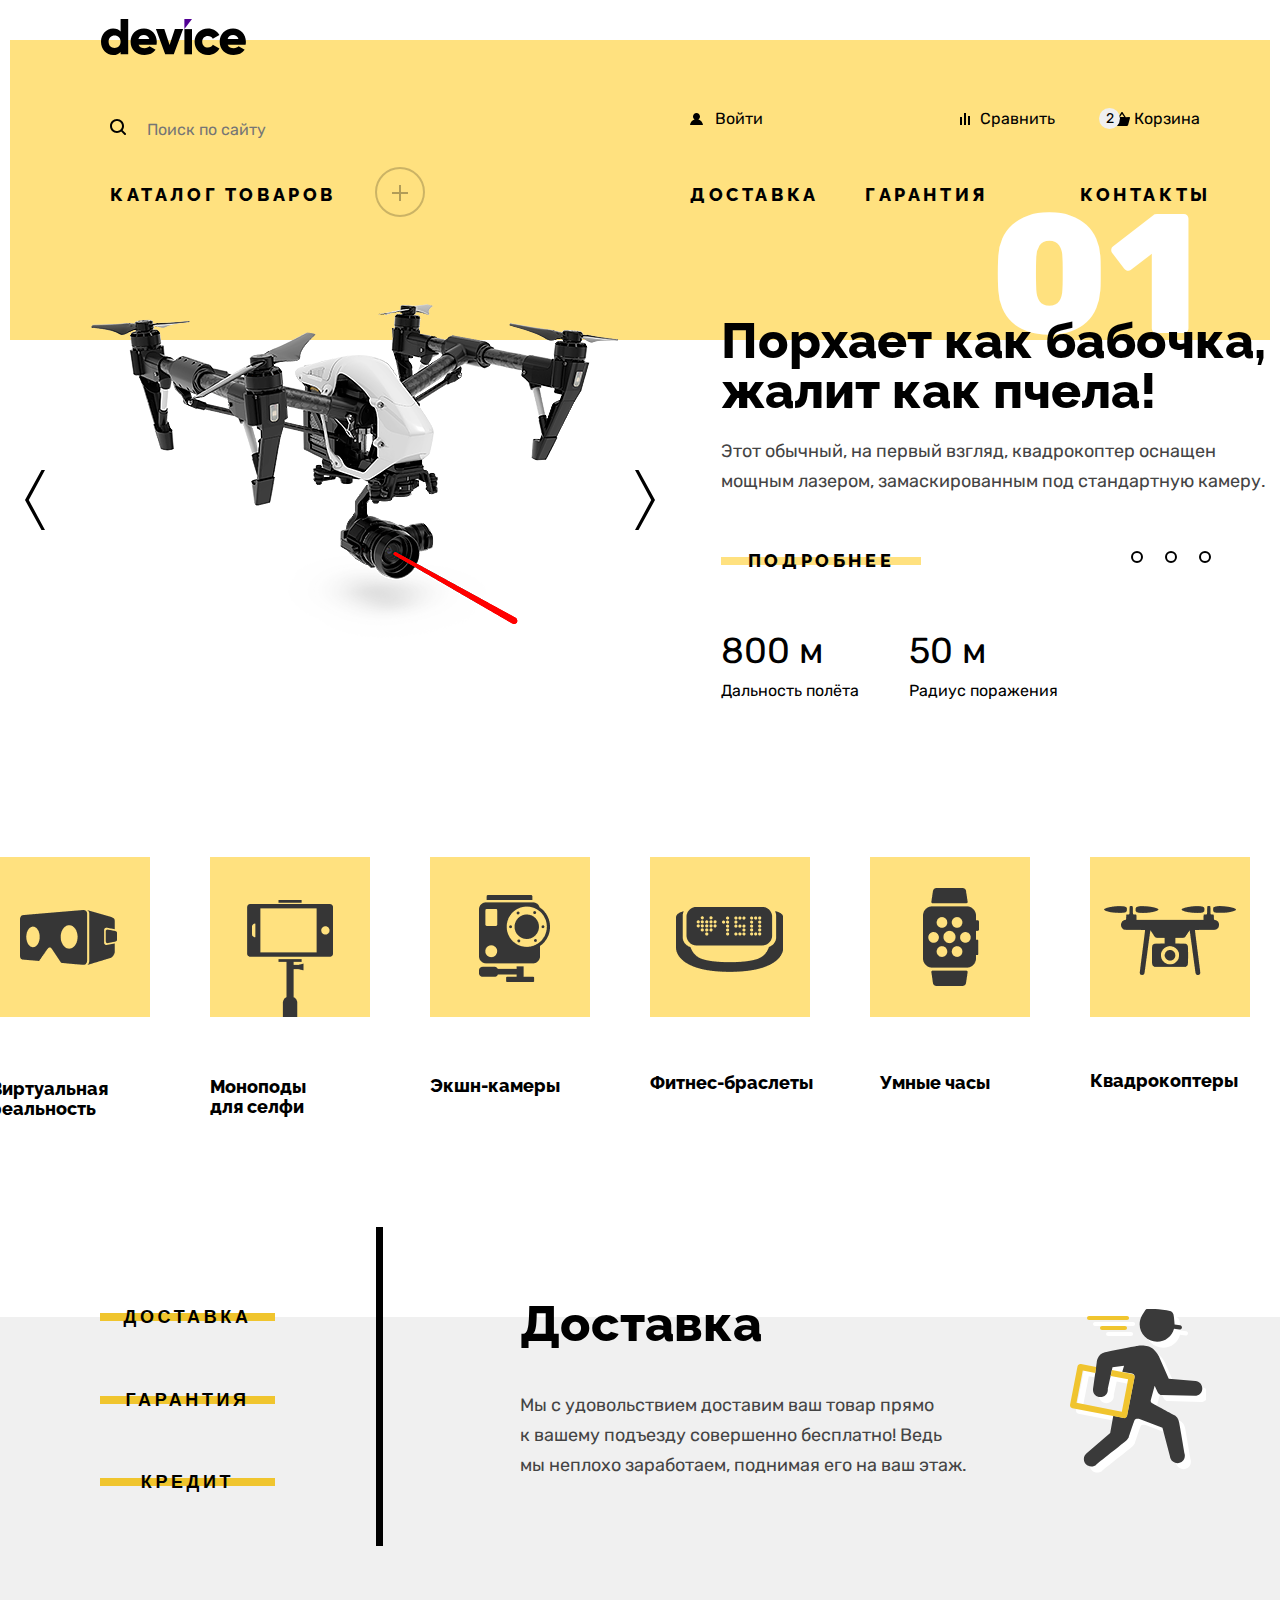
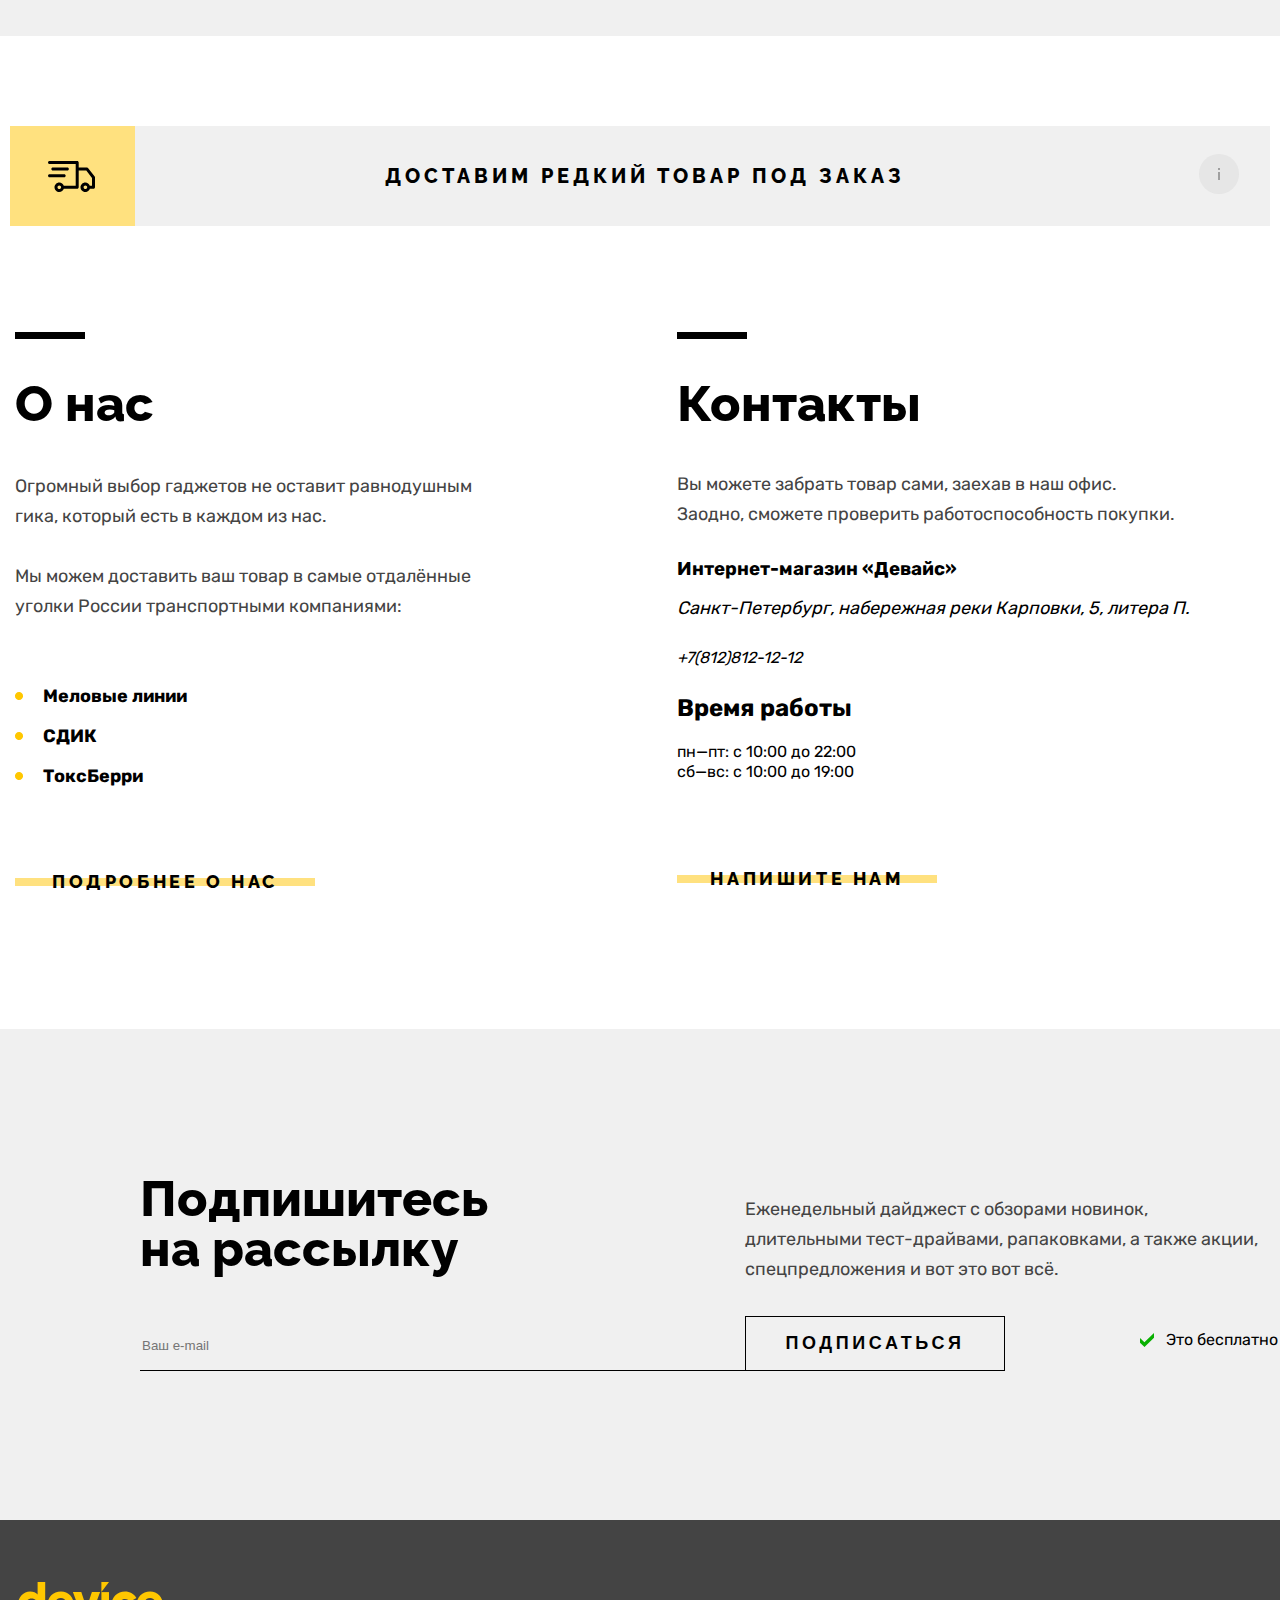
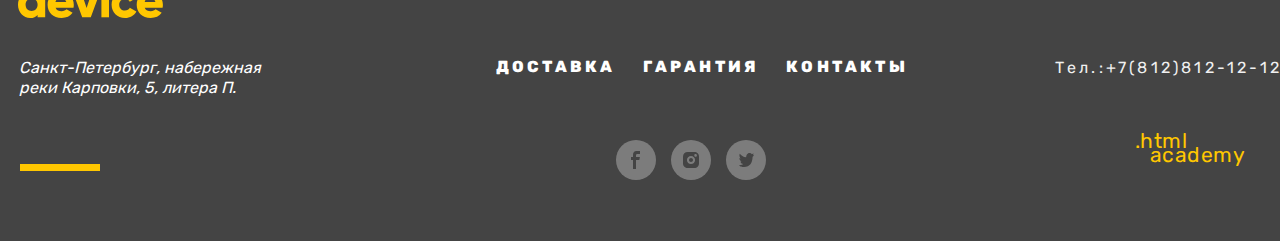
<file: index.html>
<!DOCTYPE html>
<html lang="ru">

<head>
  <meta charset="utf-8" />
  <title>Главная страница</title>
  <link rel="stylesheet" href="css/style.css" />
  <link rel="stylesheet" href="style-shrift.css" />
  <link rel="icon" type="image/png" sizes="16x16" href="img/favionka.png" />
</head>

<body>
  <h1 class="hidden">Главная страница</h1>
  <header class="page-header">
    <img class="logo-device" src="img/spisok/logo.svg" alt="device" />
    <nav class="nav-user">
      <ul class="nav-user-list">
        <li class="nav-user-item search-infa">
          <form class="site-search-form" action="https://echo.htmlacademy.ru/" method="post">
            <label for="search" class="hidden">Поиск по сайту</label>
            <input class="input-text input-site-search" type="search" name="search-text" id="search"
              placeholder="Поиск по сайту" />
            <button class="search button-search" type="submit">Найти</button>
          </form>
        </li>
        <li class="nav-user-item logo-in">
          <a href="#" class="nav-user-item-opacity logo-image">Войти</a>
        </li>
        <li class="nav-user-item">
          <a href="#" class="nav-user-item-opacity compare-image">Сравнить</a>
        </li>
        <li class="nav-user-item">
          <div class="in_the_basket">2</div>
          <a class="basket-button nav-user-item-opacity basket-image" href="#">Корзина</a>
          <div class="basket-catalog">
            <div class="square"></div>
            <ul class="catalog-products">
              <li class="catalog-products-item-1">
                <img class="picture-product-1" src="img/product-1-small.png" alt="picture-1" width="41" height="43" />
                <span class="describe-picture-1">
                  Любительская<br />
                  селфи-палка</span>
                <button class="catalog-button">
                  <img class="cross" src="img/cross.svg" alt="close-basket" width="11" height="11" />
                </button>
              </li>
              <li class="catalog-products-item-2">
                <img class="picture-product-1" src="img/product-2-small.png" alt="picture-2" width="41" height="43" />
                <span class="describe-picture-1">
                  Профессиональная<br />
                  селфи-палка
                </span>
                <button class="catalog-button">
                  <img class="cross" src="img/cross.svg" alt="cross" width="11" height="11" />
                </button>
              </li>
            </ul>
            <dl class="quantity_amount">
              <div class="quantity_amount-item quantity_amount-item-1">
                <dt>Товары:</dt>
                <dd class="meaning">2</dd>
              </div>
              <div class="quantity_amount-item quantity_amount-item-2">
                <dt>Сумма:</dt>
                <dd class="meaning">2000</dd>
              </div>
            </dl>
            <button class="button-catalog">Открыть Корзину</button>
          </div>
        </li>
      </ul>
    </nav>
    <nav class="main-nav">
      <ul class="main-nav-list">
        <li class="main-nav-item main-nav-item-element main-item-button">
          <a href="catalog.html" target="_blank">Каталог товаров</a>
        </li>
        <li class="main-nav-item catalog-item">
          <button class="button-plus"></button>
          <ul class="subcatalog">
            <li class="subcatalog-item">
              <a href="#">Виртуальная реальность</a>
            </li>
            <li class="subcatalog-item">
              <a href="#">Фитнес-браслеты</a>
            </li>
            <li class="subcatalog-item">
              <a href="#">Квадракоптеры</a>
            </li>
            <li class="subcatalog-item">
              <a href="#">Моноподы для селфи</a>
            </li>
            <li class="subcatalog-item">
              <a href="#">Умные часы</a>
            </li>
            <li class="subcatalog-item">
              <a href="#">Экшен-камеры</a>
            </li>
          </ul>
        </li>
        <li class="main-nav-item main-nav-item-element">
          <a href="#">Доставка</a>
        </li>
        <li class="main-nav-item main-nav-item-element">
          <a href="#">Гарантия</a>
        </li>
        <li class="main-nav-item main-nav-item-element">
          <a href="#">Контакты</a>
        </li>
      </ul>
    </nav>
    <div class="two_zero">01</div>
  </header>
  <main class="main">
    <section class="sliders">
      <h2 class="hidden">Слайдеры</h2>
      <ul class="sliders-slider">
        <li class="slider">
          <div class="slider-picture">
            <button class="slider-button">
              <img class="slider-button-left" src="img/left-tall-arrow.svg" alt="arrow" width="20" height="60" />
            </button>
            <img class="slider-image" src="img/slider-1.png" alt="Технические товары" width="560" height="560" />
            <button class="slider-button">
              <img class="slider-button-right" src="img/right-tall-arrow.svg" alt="arrow" width="20" height="60" />
            </button>
          </div>
          <div class="infa">
            <h2 class="title-middle title-middle-first">
              Порхает как бабочка,<br />жалит как пчела!
            </h2>
            <p class="paragraph paragraph-first">
              Этот обычный, на первый взгляд, квадрокоптер оснащен
              <br />
              мощным лазером, замаскированным под стандартную камеру.
            </p>
            <div class="container-flex">
              <div class="cliker-button">
                <a class="cliker cliker-podrobnee" href="#">Подробнее</a>
              </div>
              <ul class="slider-pagination">
                <li class="slider-pagination-item">
                  <button class="slider-pagination-button" type="button"></button>
                </li>
                <li class="slider-pagination-item">
                  <button class="slider-pagination-button" type="button"></button>
                </li>
                <li class="slider-pagination-item">
                  <button class="slider-pagination-button" type="button"></button>
                </li>
              </ul>
            </div>
            <dl class="important-infa">
              <div class="block-infa">
                <dt class="h2">800 м</dt>
                <dd class="infa-item">Дальность полёта</dd>
              </div>
              <div>
                <dt class="h2">50 м</dt>
                <dd class="infa-item">Радиус поражения</dd>
              </div>
            </dl>
          </div>
        </li>
        <li class="slider hidden">
          <button class="slider-button">
            <span>
              <img class="slider-button-left" src="img/left-tall-arrow.svg" alt="left" width="20" height="60" />
            </span>
          </button>
          <img class="slider-image" src="img/slider-2.png" alt="Технические товары" width="560" height="560" />
          <button class="slider-button slider-button-1">
            <span>
              <img class="slider-button-right" src="img/right-tall-arrow.svg" alt="right" width="20" height="60" />
            </span>
          </button>
          <div class="infa">
            <h2 class="title-middle title-middle-first">
              Худеем<br />правильно!
            </h2>
            <p class="paragraph paragraph-first">
              Мотивирующие фитнес-браслеты помогут найти в себе силы<br />
              не пропускать занятия и соблюдать диету.
            </p>
            <div class="container-flex">
              <div class="cliker-button">
                <a class="cliker cliker-podrobnee" href="#">Подробнее</a>
              </div>
              <ul class="slider-pagination">
                <li class="slider-pagination-item">
                  <button class="slider-pagination-button"></button>
                </li>
                <li class="slider-pagination-item">
                  <button class="slider-pagination-button"></button>
                </li>
                <li class="slider-pagination-item">
                  <button class="slider-pagination-button"></button>
                </li>
              </ul>
            </div>
            <dl class="important-infa">
              <div class="block-infa">
                <dt class="h2">48 ч</dt>
                <dd class="infa-item">Без подзарядки</dd>
              </div>
            </dl>
          </div>
        </li>
        <li class="slider hidden">
          <button class="slider-button">
            <span>
              <img class="slider-button-left" src="img/left-tall-arrow.svg" alt="left" width="20" height="60" />
            </span>
          </button>
          <img class="slider-image" src="img/slider-3.png" alt="Технические товары" width="560" height="560" />
          <button class="slider-button slider-button-1">
            <span>
              <img class="slider-button-right" src="img/right-tall-arrow.svg" alt="right" width="20" height="60" />
            </span>
          </button>
          <div class="infa">
            <h2 class="title-middle title-middle-first">
              Делай селфи,<br />как Бен Стиллер!
            </h2>
            <p class="paragraph paragraph-first">
              Самая длинная палка для селфи доступна в нашем магазине.<br />
              Восемь (Восемь, Карл!) метров длиной и весом всего 5 кг.
            </p>
            <div class="container-flex">
              <div class="cliker-button">
                <a class="cliker cliker-podrobnee" href="#">Подробнее</a>
              </div>
              <ul class="slider-pagination">
                <li class="slider-pagination-item">
                  <button class="slider-pagination-button"></button>
                </li>
                <li class="slider-pagination-item">
                  <button class="slider-pagination-button"></button>
                </li>
                <li class="slider-pagination-item">
                  <button class="slider-pagination-button"></button>
                </li>
              </ul>
            </div>
            <dl class="important-infa">
              <div>
                <dt class="h2">8,5м</dt>
                <dd class="infa-item">Длина палки</dd>
              </div>
              <div>
                <dt class="h2">5 кг</dt>
                <dd class="infa-item">Вес палки</dd>
              </div>
              <div>
                <dt class="h2">Карбон</dt>
                <dd class="infa-item">Материал</dd>
              </div>
            </dl>
          </div>
        </li>
      </ul>
    </section>
    <section class="goods">
      <h2 class="hidden">Товары</h2>
      <ul class="products-list">
        <li>
          <a class="link" href="#">
            <figure>
              <img class="img-1" src="img/spisok-gallery/vector1.png" alt="Виртуальная реальность" width="97"
                height="55" />
              <figcaption class="one">Виртуальная реальность</figcaption>
            </figure>
          </a>
        </li>
        <li>
          <a class="link" href="#">
            <figure>
              <img class="img-2" src="img/spisok-gallery/vector2.png" alt="Моноподы для селфи" width="86"
                height="117" />
              <figcaption class="two">
                Моноподы<br />
                для селфи
              </figcaption>
            </figure>
          </a>
        </li>
        <li>
          <a class="link" href="#">
            <figure>
              <img class="img-3" src="img/spisok-gallery/vector3.png" alt="Экшн-камеры" width="71" height="87" />
              <figcaption class="three">Экшн-камеры</figcaption>
            </figure>
          </a>
        </li>
        <li>
          <a class="link" href="#">
            <figure>
              <img class="img-4" src="img/spisok-gallery/vector4.png" alt="Фитнес-браслеты" width="107" height="65" />
              <figcaption class="four">Фитнес-браслеты</figcaption>
            </figure>
          </a>
        </li>
        <li>
          <a class="link" href="#">
            <figure>
              <img class="img-5" src="img/spisok-gallery/vector5.png" alt="Умные часы" width="56" height="98" />
              <figcaption class="five">Умные часы</figcaption>
            </figure>
          </a>
        </li>
        <li>
          <a class="link" href="#">
            <figure>
              <img class="img-6" src="img/spisok-gallery/vector6.png" alt="Квадрокоптеры" width="132" height="69" />
              <figcaption class="six">Квадрокоптеры</figcaption>
            </figure>
          </a>
        </li>
      </ul>
    </section>
    <section class="describe">
      <h2 class="hidden">Достака,Гарантия,Кредит</h2>
      <ul class="delivery_guarantee_credit">
        <li class="one_delivery item-describe">
          <ul class="prochee">
            <li>
              <button class="cliker cliker-3" type="button">Доставка</button>
            </li>
            <li>
              <button class="cliker cliker-4" type="button">Гарантия</button>
            </li>
            <li>
              <button class="cliker cliker-5" type="button">Кредит</button>
            </li>
          </ul>
          <div class="promice promice-one">
            <h2 class="title-middle title-middle-second">Доставка</h2>
            <p class="paragraph paragraph-second">
              Мы с удовольствием доставим ваш товар прямо
              <br />
              к вашему подъезду совершенно бесплатно! Ведь <br />
              мы неплохо заработаем, поднимая его на ваш этаж.
            </p>
          </div>
        </li>
        <li class="two_guarantee item-describe hidden">
          <ul class="prochee">
            <li>
              <button class="cliker cliker-3" type="button">Доставка</button>
            </li>
            <li>
              <button class="cliker cliker-4" type="button">Гарантия</button>
            </li>
            <li>
              <button class="cliker cliker-5" type="button">Кредит</button>
            </li>
          </ul>
          <div class="promice promice-two">
            <h2 class="title-middle title-middle-second">Гарантия</h2>
            <p class="paragraph paragraph-second">
              Если из-за возгорания купленного у нас товара у вас
              <br />
              сгорит дом — не переживайте, мы выдадим вам новый. <br />
              Товар, не дом, конечно же.
            </p>
          </div>
        </li>
        <li class="three_credit item-describe hidden">
          <ul class="prochee">
            <li>
              <button class="cliker cliker-3" type="button">Доставка</button>
            </li>
            <li>
              <button class="cliker cliker-4" type="button">Гарантия</button>
            </li>
            <li>
              <button class="cliker cliker-5" type="button">Кредит</button>
            </li>
          </ul>
          <div class="promice promice-three">
            <h2 class="title-middle title-middle-second">Кредит</h2>
            <p class="paragraph paragraph-second">
              Залезть в долговую яму стало проще! Кредитные
              <br />
              консультанты подберут для вас наиболее выгодные <br />
              условия кредита. Выгодные для банка, разумеется.
            </p>
          </div>
        </li>
      </ul>
    </section>
    <div class="wrapper">
      <div class="popup">
        <div class="heading">
          <h2 class="delivery-popup">Доставка под заказ</h2>
          <img src="img/cross-black.svg" class="cross-heading" alt="close-popup" width="26" height="26" />
        </div>
        <div class="main-popup">
          <form class="appointment-form" action="https://echo.htmlacademy.ru/" method="post">
            <div class="grid-popup">
              <p class="field-group appointment-form-date">
                <label class="form-label input-form-label" for="appointment-date">
                  Ваше имя:
                </label>
                <input class="input-name" type="text" id="appointment-date" name="appointment-date"
                  placeholder="Имя Фамилия" required />
                <span>Пожалуйста, представьтесь</span>
              </p>

              <p class="field-group appointment-form-time">
                <label class="form-label email-form-label" for="appointment-time">
                  Ваш e-mail:
                </label>
                <input class="input-email" type="email" id="appointment-time" name="appointment-time"
                  placeholder="Ваш e-mail" required />
                <span>Забавный у вас адрес</span>
              </p>

              <p class="field-group appointment-form-delivery">
                <label class="form-label" for="appointment-phone">
                  Что нужно привезти:
                </label>
                <input class="field" type="text" id="appointment-phone" name="appointment-phone"
                  placeholder="В свободной форме" required />
              </p>

              <p class="field-group appointment-form-name">
                <label class="kol"> Количество: </label>
              </p>

              <div class="info-popup">
                <div class="svg-infa">
                  <img src="img/tooltip.svg" width="26" height="26" alt="information" />
                  <div class="promice-delivery">
                    Постараемся найти, сколько нужно. Привезём сколько
                    получится по требованиям к провозу багажа.
                  </div>
                </div>
              </div>
              <div class="block">
                <div class="minus-popup"></div>
                <div class="number-popup">1</div>
                <img src="img/plus.svg" class="cross-popup" alt="popup" width="16" height="16" />
              </div>
            </div>
            <button class="button appointment-submit" type="submit">
              Отправить
            </button>
          </form>
        </div>
      </div>
    </div>
    <div class="bonus-block">
      <div class="bonus">
        <div class="lorry"></div>
        <p class="paragraph paragraph-third">
          Доставим редкий товар под заказ
        </p>
        <div class="info-lorry">
          <img src="img/info.svg" alt="info" class="info_Lorry" width="40" height="40" />
        </div>
      </div>
    </div>
    <section class="information">
      <h2 class="hidden">Информация</h2>
      <div class="first">
        <div class="information-about-us">
          <h2 class="hidden">Информация о нас</h2>
          <h2 class="title-middle title-us">О нас</h2>
          <p class="paragraph paragraph-fourth">
            Огромный выбор гаджетов не оставит равнодушным <br />
            гика, который есть в каждом из нас.
          </p>
          <p class="paragraph paragraph-fourth">
            Мы можем доставить ваш товар в самые отдалённые <br />
            уголки России транспортными компаниями:
          </p>
          <ul class="information-about-us-company">
            <li class="information-about-us-company-item">Меловые линии</li>
            <li class="information-about-us-company-item">СДИК</li>
            <li class="information-about-us-company-item">ТоксБерри</li>
          </ul>
          <div class="cliker cliker-podrobnee-1">
            <a href="#">Подробнее о нас</a>
          </div>
        </div>
        <div class="contacts">
          <h2 class="hidden">Контакты</h2>
          <h2 class="title-middle title-contacts">Контакты</h2>
          <p class="paragraph paragraph-five">
            Вы можете забрать товар сами, заехав в наш офис.<br />
            Заодно, сможете проверить работоспособность покупки.
          </p>
          <h3>Интернет-магазин «Девайс»</h3>
          <address class="Petesberg">
            <p class="paragraph-five">
              Санкт-Петербург, набережная реки Карповки, 5, литера П.
            </p>
            <a href="tel:88128121212" id="phone">+7(812)812-12-12</a>
          </address>
          <h3 class="h3">Время работы</h3>
          <ul class="contacts-time">
            <li class="contacts-time-item">пн—пт: с 10:00 до 22:00</li>
            <li class="contacts-time-item">сб—вс: с 10:00 до 19:00</li>
          </ul>
          <div class="cliker cliker-podrobnee-2">
            <a href="#">Напишите нам</a>
          </div>
        </div>
      </div>
      <aside class="subscribe">
        <h2 class="title-middle subscribe-title">
          Подпишитесь<br />
          на рассылку
        </h2>
        <form class="form" action="https://echo.htmlacademy.ru">
          <div class="flex-subscribe">
            <input class="input-subscribed" type="text" name="e-mail" placeholder="Ваш e-mail" required />
            <button type="submit" class="subscribed">
              <span class="subscribed-span">Подписаться</span>
            </button>
          </div>
        </form>
        <p class="paragraph paragraph-six">
          Еженедельный дайджест с обзорами новинок,<br />
          длительными тест-драйвами, рапаковками, а также акции,<br />
          спецпредложения и вот это вот всё.
        </p>
        <div class="free">Это бесплатно</div>
      </aside>
    </section>
  </main>
  <footer class="footer">
    <div class="footer-1">
      <img class="img-footer" src="img/device-yellow.svg" alt="device" width="145" height="36" />
      <address class="addres">
        Санкт-Петербург, набережная<br />
        реки Карповки, 5, литера П.
      </address>
      <div class="line-addres"></div>
    </div>
    <div>
      <ul class="footer-list">
        <li class="footer-list-item">
          <a class="footer-list-item-a" href="#">Доставка</a>
        </li>
        <li class="footer-list-item">
          <a class="footer-list-item-a" href="#">Гарантия</a>
        </li>
        <li class="footer-list-item">
          <a class="footer-list-item-a" href="#">Контакты</a>
        </li>
      </ul>
      <ul class="social-list">
        <li class="social-list-item">
          <a href="https://www.facebook.com/htmlacademy" target="_blank">
            <div class="circle-facebook">
              <img src="img/facebook-meta.svg" alt="facebook" width="9" height="18" />
            </div>
          </a>
        </li>
        <li class="social-list-item">
          <a href="https://www.instagram.com/htmlacademy/" target="_blank">
            <div class="circle-instagram">
              <img src="img/instagram-insta.svg" alt="instagram" width="16" height="16" />
            </div>
          </a>
        </li>
        <li class="social-list-item">
          <a href="https://www.twitter.com/htmlacademy_ru" target="_blank">
            <div class="circle-twitter">
              <img src="img/twitter-twit.svg" alt="twitter" width="15" height="14" />
            </div>
          </a>
        </li>
      </ul>
    </div>
    <div class="hrefs">
      <div class="href">
        <a href="tel:88128121212">Тел.:+7(812)812-12-12</a>
      </div>
      <a class="logo-2">.html<br /><span class="academy">academy</span></a>
    </div>
  </footer>
</body>

</html>
</file>
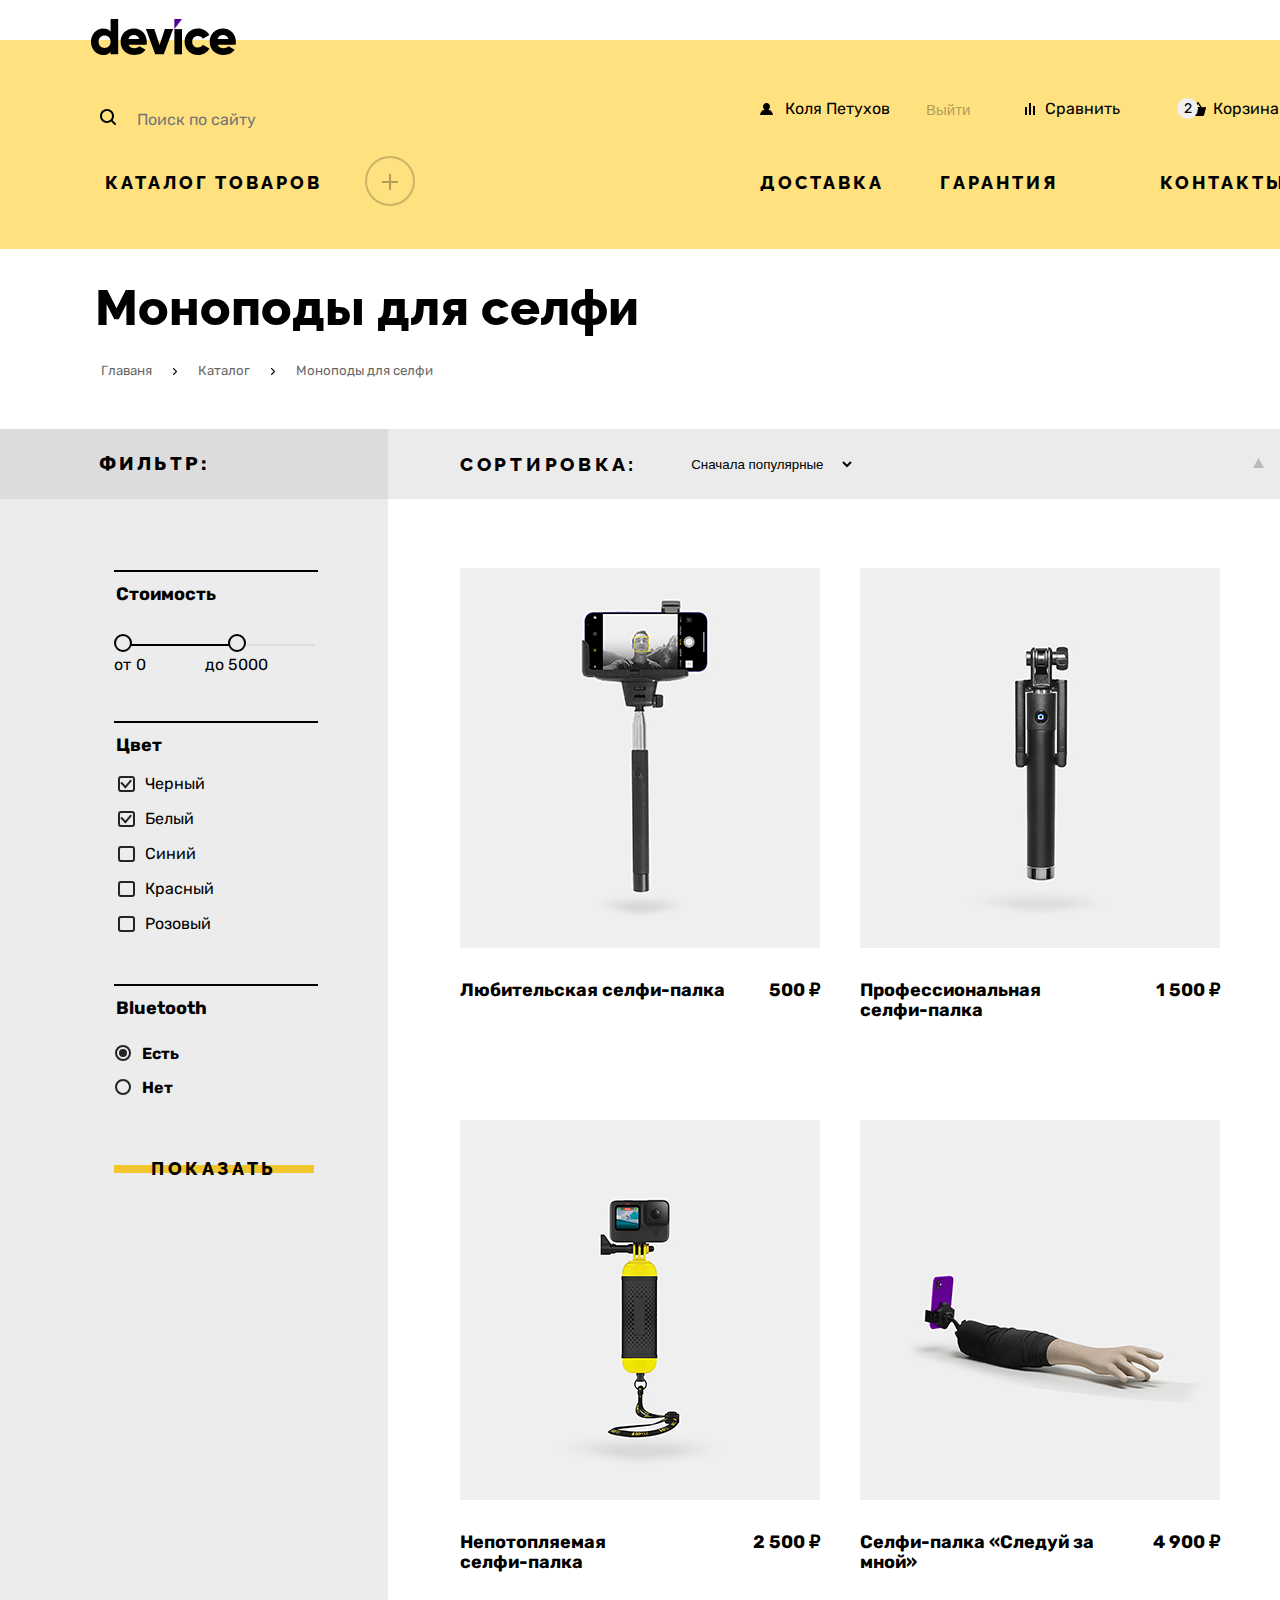
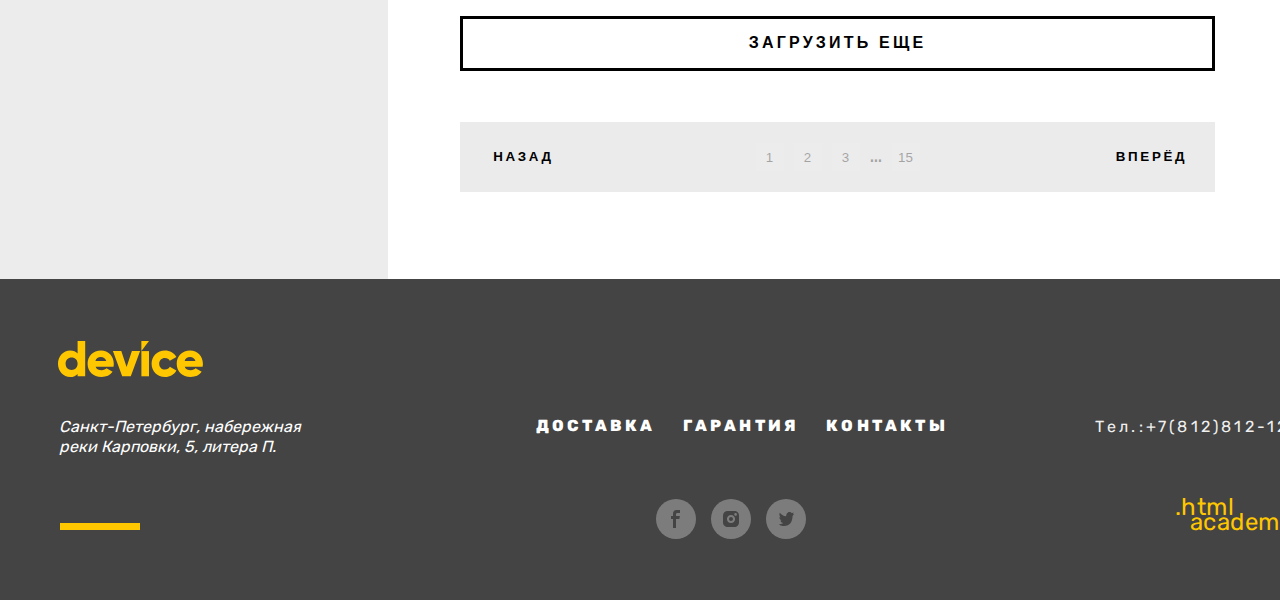
<file: catalog.html>
<!DOCTYPE html>
<html lang="en">

<head>
  <meta charset="UTF-8" />
  <meta http-equiv="X-UA-Compatible" content="IE=edge" />
  <meta name="viewport" content="width=device-width, initial-scale=1.0" />
  <link rel="stylesheet" href="css/style-catalog.css" />
  <link rel="stylesheet" href="style-shrift.css" />
  <link rel="icon" type="image/png" sizes="16x16" href="img/favionka.png" />
  <title>CATALOG</title>
</head>

<body>
  <header class="page-header">
    <img class="logo-device" src="img/spisok/logo.svg" alt="логотип" width="145" height="36" />
    <nav class="nav-user">
      <ul class="nav-user-list">
        <li class="nav-user-item search-infa">
          <form class="site-search-form" action="https://echo.htmlacademy.ru/" method="post">
            <label for="search" class="hidden">Поиск по сайту</label>
            <input class="input-text input-site-search" type="search" name="search-text" id="search"
              placeholder="Поиск по сайту" />
            <button class="search button-search" type="submit">Найти</button>
          </form>
        </li>
        <li class="nav-user-item logo-in">
          <a href="#" class="nav-user-item-opacity logo-image">Коля Петухов</a>
          <div class="leave-button-block">
            <button class="leave-button">Выйти</button>
          </div>
        </li>
        <li class="nav-user-item">
          <a href="#" class="nav-user-item-opacity compare-image">Сравнить</a>
        </li>
        <li class="nav-user-item">
          <div class="in_the_basket">2</div>
          <a class="basket-button nav-user-item-opacity basket-image" href="#">Корзина</a>
          <div class="basket-catalog">
            <div class="square"></div>
            <ul class="catalog-products">
              <li class="catalog-products-item-1">
                <img class="picture-product-1" src="img/product-1-small.png" alt="" width="41" height="43" />
                <span class="describe-picture-1" style="color: white">Любительская<br />
                  селфи-палка</span>
                <button class="catalog-button">
                  <img class="cross" src="img/cross.svg" width="13" height="13" alt="удалить" />
                </button>
              </li>
              <li class="catalog-products-item-2">
                <img class="picture-product-1" src="img/product-2-small.png" alt="" width="41" height="43" />
                <span class="describe-picture-1" style="color: white">Профессиональная<br />
                  селфи-палка</span>
                <button class="catalog-button">
                  <img class="cross" src="img/cross.svg" width="13" height="13" alt="" />
                </button>
              </li>
            </ul>
            <dl class="quantity_amount" style="color: white">
              <div class="quantity_amount-item quantity_amount-item-1">
                <dt>Товары:</dt>
                <dd class="meaning">2</dd>
              </div>
              <div class="quantity_amount-item quantity_amount-item-2">
                <dt>Сумма:</dt>
                <dd class="meaning">2000</dd>
              </div>
            </dl>
            <button class="button-catalog">Открыть Корзину</button>
          </div>
        </li>
      </ul>
    </nav>
    <nav class="main-nav">
      <ul class="main-nav-list">
        <li class="main-nav-item">
          <a class="a-main" href="#">Каталог товаров</a>
        </li>

        <li class="main-nav-item catalog-item">
          <button class="button-plus"></button>
          <ul class="subcatalog">
            <li class="subcatalog-item">
              <a href="#">Виртуальная реальность</a>
            </li>
            <li class="subcatalog-item">
              <a href="#">Фитнес-браслеты</a>
            </li>
            <li class="subcatalog-item">
              <a href="#">Квадракоптеры</a>
            </li>
            <li class="subcatalog-item">
              <a href="#">Моноподы для селфи</a>
            </li>
            <li class="subcatalog-item">
              <a href="#">Умные часы</a>
            </li>
            <li class="subcatalog-item">
              <a href="#">Экшен-камеры</a>
            </li>
          </ul>
        </li>

        <li class="main-nav-item">
          <a class="a-main" href="#">Доставка</a>
        </li>

        <li class="main-nav-item">
          <a class="a-main" href="#">Гарантия</a>
        </li>

        <li class="main-nav-item">
          <a class="a-main" href="#">Контакты</a>
        </li>
      </ul>
    </nav>
  </header>

  <section class="one-part">
    <h2 class="selfi-heading">Моноподы для селфи</h2>
    <ul class="Selfi-list">
      <li class="Selfi-list-item">
        <button>Главаня</button>
      </li>
      <li>
        <img class="strelka-1" src="img/strelka.svg" alt="right" width="4" height="7" />
      </li>
      <li class="Selfi-list-item">
        <button>Каталог</button>
      </li>
      <li>
        <img class="strelka-2" src="img/strelka.svg" alt="left" width="4" height="7" />
      </li>
      <li class="Selfi-list-item">
        <button>Моноподы для селфи</button>
      </li>
    </ul>
  </section>
  <main class="main-really">
    <section class="filter">
      <div class="first">
        <h3>Фильтр:</h3>
      </div>
      <form class="main-section" action="https://echo.htmlacademy.ru/" method="get">
        <fieldset class="filter-price">
          <legend class="characteristic costing">Стоимость</legend>
          <div class="cost">
            <div class="range">
              <button class="button-min" type="button"></button>
              <button class="button-max" type="button"></button>
              <div class="line-cost"></div>
              <div class="line-cost-2"></div>
            </div>
            <div class="inputs">
              от
              <input class="range-input" name="min-price" value="0" type="number" />
              до
              <input class="range-input" name="max-price" value="5000" type="number" />
            </div>
          </div>
        </fieldset>

        <fieldset class="filter-color">
          <legend class="characteristic color-heading">Цвет</legend>
          <ul class="colors">
            <li class="color-item">
              <label class="control">
                <input class="hidden control-input" type="checkbox" name="color-black" value="Black" checked />
                <span class="control-mark"></span>Черный
              </label>
            </li>

            <li class="color-item">
              <label class="control">
                <input class="hidden control-input" type="checkbox" name="color-white" value="White" checked />
                <span class="control-mark"></span>Белый
              </label>
            </li>

            <li class="color-item">
              <label class="control">
                <input class="hidden control-input" type="checkbox" name="color-blue" value="Blue" />
                <span class="control-mark"></span>Синий
              </label>
            </li>

            <li class="color-item">
              <label class="control">
                <input class="hidden control-input" type="checkbox" name="color-red" value="Red" />
                <span class="control-mark"></span>Красный
              </label>
            </li>

            <li class="color-item">
              <label class="control">
                <input class="hidden control-input" type="checkbox" name="color-pink" value="Pink" />
                <span class="control-mark"></span>Розовый
              </label>
            </li>
          </ul>
        </fieldset>

        <fieldset class="about_bluetooth">
          <legend class="characteristic bluetooth">Bluetooth</legend>
          <ul class="is_there_or_not">
            <li class="bluetooth-item">
              <label class="control">
                <input class="hidden control-input" type="radio" name="ThereYes" value="yes" checked />
                <span class="control-mark"></span>
                <span class="control-label">Есть</span>
              </label>
            </li>
            <li class="bluetooth-item">
              <label class="control">
                <input class="hidden control-input" type="radio" name="ThereNo" value="no" />
                <span class="control-mark"></span>
                <span class="control-label">Нет</span>
              </label>
            </li>
          </ul>
          <button class="button" type="submit">Показать</button>
        </fieldset>
      </form>
    </section>

    <section class="sort">
      <div class="sortirovka">
        <h3 class="sort-zagolovok">Сортировка:</h3>
        <div class="sort-list">
          <select>
            <option>Сначала популярные</option>
          </select>
        </div>
        <button class="button-triugolnik-1" type="button">
          <span class="hidden">вверх</span>
        </button>
        <button class="button-triugolnik-2" type="button">
          <span class="hidden">вниз</span>
        </button>
      </div>
      <div class="full-sort-gallery">
        <div class="gallery">
          <figure class="one">
            <div class="one-hover">
              <img class="photo-1" src="img/catalog/product-1(1).jpg" alt="Любительская селфи-палка" width="360"
                height="380" />
              <a href="#" class="hover-content button">Подробнее</a>
            </div>
            <figcaption class="gallery-block-1">
              <span>Любительская селфи-палка</span>
              <span class="five">500 ₽</span>
            </figcaption>
          </figure>

          <figure class="two">
            <div class="two-hover">
              <img class="photo-2" src="img/catalog/product-2.jpg" alt="Профессиональная селфи-палка" width="360"
                height="380" />
              <a href="#" class="hover-content button">Подробнее</a>
            </div>
            <figcaption class="gallery-block-2">
              <span>Профессиональная <br />селфи-палка</span>
              <span class="fifteen"> 1 500 ₽</span>
            </figcaption>
          </figure>

          <figure class="three">
            <div class="three-hover">
              <img class="photo-3" src="img/catalog/product-3.jpg" alt="Непотопляемаяселфи-палка" width="360"
                height="380" />
              <a href="#" class="hover-content button">Подробнее</a>
            </div>
            <figcaption class="gallery-block-3">
              Непотопляемая <br />селфи-палка
              <span class="twenty-five">2 500 ₽</span>
            </figcaption>
          </figure>

          <figure class="four">
            <div class="four-hover">
              <img class="photo-4" src="img/catalog/product-4.jpg" alt="Селфи-палка «Следуй за мной»" width="360"
                height="380" />
              <img class="new" src="img/catalog/hover-new.svg" alt="new-product" width="60" height="60" />
              <a href="#" class="hover-content button">Подробнее</a>
            </div>
            <figcaption class="gallery-block-4">
              Селфи-палка «Следуй за <br />
              мной»
              <span class="fourty-nine">4 900 ₽</span>
            </figcaption>
          </figure>
        </div>

        <div class="loading">
          <button type="button" class="yet">
            <span class="yet-span">Загрузить еще</span>
          </button>
          <div class="back_next">
            <button class="back_next-button back_next-button-1">
              <span class="visually-hidden">Назад</span>
            </button>
            <ul class="numbers-main">
              <li class="numbers-main-item">
                <button class="button-number-1">
                  <span>1</span>
                </button>
              </li>
              <li class="numbers-main-item">
                <button class="button-number-2">
                  <span>2</span>
                </button>
              </li>
              <li class="numbers-main-item">
                <button class="button-number-3">
                  <span>3</span>
                </button>
              </li>
              <li class="numbers-main-item">
                <span class="point">...</span>
              </li>
              <li class="numbers-main-item">
                <button class="button-number button-number-last">
                  <span>15</span>
                </button>
              </li>
            </ul>
            <button class="back_next-button back_next-button-2">
              <span class="visually-hidden">Вперёд</span>
            </button>
          </div>
        </div>
      </div>
    </section>
  </main>

  <footer class="footer">
    <div class="footer-1">
      <img class="img-footer" src="img/device-yellow.svg" alt="device" width="145" height="36" />
      <address class="addres">
        Санкт-Петербург, набережная<br />
        реки Карповки, 5, литера П.
      </address>
      <div class="line-addres"></div>
    </div>
    <div>
      <ul class="footer-list">
        <li class="footer-list-item">
          <a class="footer-list-item-a" href="#">Доставка</a>
        </li>
        <li class="footer-list-item">
          <a class="footer-list-item-a" href="#">Гарантия</a>
        </li>
        <li class="footer-list-item">
          <a class="footer-list-item-a" href="#">Контакты</a>
        </li>
      </ul>
      <ul class="social-list">
        <li class="social-list-item">
          <a href="https://www.facebook.com/htmlacademy" target="_blank">
            <div class="circle-facebook">
              <img src="img/facebook-meta.svg" alt="facebook" width="9" height="18" />
            </div>
          </a>
        </li>

        <li class="social-list-item">
          <a href="https://www.instagram.com/htmlacademy/" target="_blank">
            <div class="circle-instagram">
              <img src="img/instagram-insta.svg" alt="instagram" width="16" height="16" />
            </div>
          </a>
        </li>
        <li class="social-list-item">
          <a href="https://www.twitter.com/htmlacademy_ru" target="_blank">
            <div class="circle-twitter">
              <img src="img/twitter-twit.svg" alt="twitter" width="15" height="14" />
            </div>
          </a>
        </li>
      </ul>
    </div>
    <div class="hrefs">
      <div class="href">
        <a href="tel:88128121212">Тел.:+7(812)812-12-12</a>
      </div>
      <a class="logo-2">.html<br /><span class="academy">academy</span></a>
    </div>
  </footer>
</body>

</html>
</file>
<file: css/style.css>
body {
  font-family: "Raleway", sans-serif;
  font-size: 16px;
  line-height: 20px;
  width: 1260px;
  margin: 0 auto;
  margin-top: 40px;
  -webkit-box-sizing: border-box;
          box-sizing: border-box;
}

.page-header {
  position: relative;
  background-color: #ffe17f;
  height: 300px;
  font-family: "Rubik", sans-serif;
}

.two_zero {
  position: absolute;
  font-weight: 800;
  font-size: 170px;
  z-index: 1;
  top: 225px;
  left: 980px;
  color: #ffffff;
}

.nav-user {
  margin-top: 49px;
  margin-bottom: 45px;
}

.nav-user-list {
  list-style: none;
}

.main-nav-list {
  list-style-type: none;
}

.nav-user-item-button {
  background-color: #ffe17f;
  border: none;
  opacity: 30%;
  font-size: 16px;
  padding-bottom: 15px;
  padding-top: 15px;
  outline: none;
  padding-left: 50px;
  width: 250px;
  height: 4px;
}

.main-nav-item a:focus {
  border: 2px solid #af4fff;
  border-radius: 20px;
  padding: 5px;
  height: 21px;
}

.logo-device {
  margin-left: 91px;
  margin-top: -36px;
}

.main-nav-list .main-nav-item-element a {
  position: relative;
  display: inline-block;
  font-family: "Raleway", sans-serif;
  font-weight: 800;
  font-size: 18px;
  line-height: 21px;
  letter-spacing: 0.2em;
  text-transform: uppercase;
  max-width: 270px;
  padding-top: 15px;
  padding-bottom: 15px;
  padding-right: 15px;
  padding-left: 15px;
  color: inherit;
  background-color: inherit;
  text-decoration: none;
  border-radius: 25px;
}

.main-nav-item-element:hover::after {
  content: "";
  position: absolute;
  height: 2px;
  bottom: 7px;
  left: 20px;
  right: 20px;
  background-color: #000000;
}

.nav-user-list {
  display: -webkit-box;
  display: -ms-flexbox;
  display: flex;
  -webkit-box-pack: justify;
      -ms-flex-pack: justify;
          justify-content: space-between;
  margin-left: 60px;
  position: relative;
  margin-bottom: 60px;
  -webkit-box-sizing: border-box;
          box-sizing: border-box;
}

.site-search-form {
  display: -webkit-box;
  display: -ms-flexbox;
  display: flex;
  width: 380px;
  position: relative;
}

.hidden {
  position: absolute;
  width: 1px;
  height: 1px;
  margin: -1px;
  padding: 0;
  border: 0;
  clip: rect(0 0 0 0);
  overflow: hidden;
}

.input-site-search:not(:placeholder-shown) {
  color: black;
  border: 2px solid black;
  border-right: none;
}

.input-text {
  font-family: inherit;
  font-size: inherit;
  line-height: inherit;
  background-color: inherit;
}

.input-site-search {
  position: relative;
  -webkit-box-flex: 1;
      -ms-flex-positive: 1;
          flex-grow: 1;
  min-width: 140px;
  width: 356px;
  height: 40px;
  padding: 0;
  padding-left: 50px;
  padding-top: 8px;
  padding-bottom: 8px;
  color: rgba(0, 0, 0, 0.3);
  border: 2px solid rgba(0, 0, 0, 0);
  border-radius: 20px 0 0 20px;
}

.button-search {
  font-family: "Rubik", sans-serif;
  font-style: normal;
  font-weight: normal;
  font-size: 16px;
  line-height: 19px;
  text-align: center;
  height: 40px;
  overflow: auto;
  width: 160px;
  padding: 8px;
  margin: 0;
  border: 2px solid #000000;
  background-color: rgba(0, 0, 0, 0);
  border-radius: 0 20px 20px 0;
  cursor: pointer;
}

.input-site-search:placeholder-shown + .button-search {
  display: none;
}

.button-search:hover {
  background-color: #000000;
  color: #ffffff;
}

.button-search:active {
  background-color: #000000;
  color: rgba(255, 255, 255, 0.3);
  border: none;
}

.search-infa::before {
  content: url("../img/spisok/search.svg");
  position: absolute;
  left: 15px;
  top: 10px;
}

.subcatalog li {
  font-size: 16px;
  font-weight: 400;
  text-transform: none;
  cursor: pointer;
}

.basket-catalog {
  position: absolute;
  width: 320px;
  height: 302px;
  background-color: #000000;
  z-index: 10;
  right: -93px;
  top: 35px;
  display: none;
}

.square {
  position: absolute;
  width: 14px;
  height: 14px;
  background-color: #000000;
  -webkit-transform: rotate(45deg);
          transform: rotate(45deg);
  left: 48%;
  top: -3px;
}

.catalog-products {
  padding-left: 0px;
}

.catalog-products .catalog-products-item-1 {
  display: -webkit-box;
  display: -ms-flexbox;
  display: flex;
  padding: 20px;
}

.catalog-products .catalog-products-item-2 {
  display: -webkit-box;
  display: -ms-flexbox;
  display: flex;
  padding: 20px;
}

.catalog-products-item-1 {
  border-bottom: 1px solid #1f1f1f;
}

.catalog-products-item-2 {
  border-bottom: 1px solid #1f1f1f;
}

.picture-product-1 {
  margin-right: 23px;
}

.describe-picture-1 {
  width: 180px;
  margin-right: 25px;
  color: white;
}

.cross {
  margin-bottom: 15px;
}

.cross:hover {
  opacity: 60%;
}

.cross:active {
  opacity: 30%;
}

.quantity_amount .meaning {
  margin-left: 0px;
}

.quantity_amount {
  display: -webkit-box;
  display: -ms-flexbox;
  display: flex;
  -webkit-column-gap: 10px;
          column-gap: 10px;
  margin: 0;
  padding: 10px 20px 10px 20px;
  background-color: #1a1a1a;
  color: white;
}

.quantity_amount .quantity_amount-item {
  display: -webkit-box;
  display: -ms-flexbox;
  display: flex;
  -webkit-column-gap: 5px;
          column-gap: 5px;
}

.quantity_amount-item-1 {
  width: 120px;
}

.quantity_amount-item-2 {
  width: 90px;
  padding-left: 60px;
}

.button-catalog {
  cursor: pointer;
  border: none;
  background-color: #ffffff;
  padding: 15px;
  text-transform: uppercase;
  font-size: 18px;
  font-weight: 700;
  letter-spacing: 2px;
  width: 280px;
  margin: 20px;
  -webkit-transition-duration: 200ms;
          transition-duration: 200ms;
}

.button-catalog:hover {
  background-color: #ffe17f;
}

.button-catalog:active {
  background-color: #ffe17f;
  opacity: 60%;
}

.cliker,
.appointment-submit {
  position: absolute;
  z-index: 2;
  display: inline-block;
  width: 160px;
  padding: 8px 20px;
  font-weight: 800;
  font-size: 18px;
  line-height: 24px;
  vertical-align: middle;
  text-align: center;
  color: #000;
  text-transform: uppercase;
  letter-spacing: 3.6px;
  background: none;
  border: none;
}

.cliker::before,
.appointment-submit::before {
  content: "";
  position: absolute;
  top: 50%;
  left: 0;
  z-index: -1;
  width: 100%;
  height: 8px;
  margin-top: -4px;
  background-color: #f0c52e;
  -webkit-transition-duration: 0.3s;
  transition-duration: 0.3s;
  -webkit-transition-property: -webkit-transform;
  transition-property: -webkit-transform;
  transition-property: transform;
  transition-property: transform, -webkit-transform;
}

.cliker:hover::before,
.appointment-submit:hover::before,
.cliker:hover::before,
.appointment-submit:hover::before {
  -webkit-transform: scaleY(5);
          transform: scaleY(5);
}

.cliker-3,
.cliker-4,
.cliker-5 {
  width: 175px;
  height: 50px;
}

.prochee li {
  padding-bottom: 50px;
}

.cliker-3:focus::before {
  width: 280px;
  background-color: #000000;
}

.cliker-3:focus {
  color: #ffe17f;
  -webkit-transition-duration: 300ms;
          transition-duration: 300ms;
}

.cliker-4:focus::before {
  width: 280px;
  background-color: #000000;
}

.cliker-4:focus {
  color: #ffe17f;
  -webkit-transition-duration: 300ms;
          transition-duration: 300ms;
}

.cliker-5:focus::before {
  width: 280px;
  background-color: #000000;
}

.cliker-5:focus {
  color: #ffe17f;
  -webkit-transition-duration: 300ms;
          transition-duration: 300ms;
}

.catalog-button {
  background-color: #000000;
  cursor: pointer;
  border: none;
}

.catalog-item:focus-within .subcatalog {
  display: block;
  position: relative;
  display: -ms-grid;
  display: grid;
      grid-template-areas: "virt gym kvadra" "mono smart ." "camers . .";
  gap: 15px;
  z-index: 4;
  padding-right: 570px;
  padding-left: 100px;
  padding-bottom: 70px;
  margin-top: -22px;
  padding-top: 22px;
}

.subcatalog {
  display: none;
  position: relative;
  background-color: #ffe17f;
  right: 100px;
  list-style: none;
  color: #000000;
}

.subcatalog a {
  color: #000000;
  text-decoration: none;
}

.subcatalog .subcatalog-item {
  font-size: 18px;
  font-weight: 400;
}

.subcatalog .subcatalog-item:hover {
  opacity: 60%;
}

.subcatalog .subcatalog-item:active {
  opacity: 30%;
}

.subcatalog li:first-child {
  -ms-grid-row: 1;
  -ms-grid-column: 1;
  grid-area: virt;
  width: 270px;
}

.subcatalog li:nth-child(2) {
  -ms-grid-row: 1;
  -ms-grid-column: 2;
  grid-area: gym;
  width: 190px;
}

.subcatalog li:nth-child(3) {
  -ms-grid-row: 1;
  -ms-grid-column: 3;
  grid-area: kvadra;
  width: 100px;
}

.subcatalog li:nth-child(4) {
  -ms-grid-row: 2;
  -ms-grid-column: 1;
  grid-area: mono;
}

.subcatalog li:nth-child(5) {
  -ms-grid-row: 2;
  -ms-grid-column: 2;
  grid-area: smart;
}

.subcatalog li:last-child {
  -ms-grid-row: 3;
  -ms-grid-column: 1;
  grid-area: camers;
}

.button-plus {
  width: 50px;
  height: 50px;
  position: relative;
  cursor: pointer;
  border: none;
  bottom: 17px;
  left: 265px;
  background-color: #ffe17f;
  z-index: 5;
  background-image: url("../img/circle.svg");
}

.button-plus::before {
  content: url("../img/plus.svg");
  opacity: 30%;
  position: absolute;
  display: block;
  bottom: 13.5px;
  right: 17px;
}

.button-plus:focus::before {
  display: none;
}

.button-plus::after {
  content: url("../img/minus-grid.svg");
  opacity: 30%;
  position: absolute;
  bottom: 20.5px;
  right: 17px;
  display: none;
}

.button-plus:focus::after {
  display: block;
}

.button-plus:active {
  opacity: 30%;
}

.nav-user-list a {
  color: #000000;
  text-decoration: none;
}

.nav-user-list .nav-user-item:first-child {
  display: -webkit-box;
  display: -ms-flexbox;
  display: flex;
  -webkit-box-align: stretch;
      -ms-flex-align: stretch;
          align-items: stretch;
  -webkit-column-gap: 5px;
          column-gap: 5px;
  left: 25px;
}

.nav-user-list input:hover {
  opacity: 0.6;
}

.sliders {
  padding: 0;
  margin: 0;
}

.slider {
  -webkit-box-sizing: border-box;
          box-sizing: border-box;
  margin-left: 20px;
}

.sliders-slider {
  padding: 0;
  padding-left: 20px;
}

.nav-user-list .nav-user-item {
  position: absolute;
}

.slider-picture {
  display: -webkit-box;
  display: -ms-flexbox;
  display: flex;
}

.nav-user-item-opacity:active {
  opacity: 30%;
}

.nav-user-list .nav-user-item:nth-child(2) {
  left: 620px;
}

.nav-user-list .nav-user-item:nth-child(3) {
  left: 890px;
}

.nav-user-list a:hover {
  opacity: 0.6;
}

.nav-user-list a:active {
  opacity: 30%;
}

.nav-user-list .nav-user-item:last-child {
  left: 1044px;
}

.logo-image {
  background: url("../img/spisok/user.svg") left no-repeat;
  padding-left: 25px;
}

.compare-image {
  background: url("../img/spisok/compare.svg") left no-repeat;
  padding-left: 20px;
}

.basket-image {
  background: url("../img/spisok/cart.svg") left no-repeat;
  padding-left: 20px;
}

.in_the_basket {
  position: absolute;
  background-color: #f0f0f0;
  width: 21px;
  height: 21px;
  border-radius: 50%;
  right: 80px;
  text-align: center;
  line-height: 21px;
  bottom: 0px;
  font-size: 14px;
}

.main-nav-list {
  display: -webkit-box;
  display: -ms-flexbox;
  display: flex;
  -webkit-box-pack: justify;
      -ms-flex-pack: justify;
          justify-content: space-between;
  margin-left: 60px;
  position: relative;
  -ms-flex-wrap: wrap;
      flex-wrap: wrap;
}

.main-nav-list .main-nav-item {
  position: absolute;
}

.main-nav-item:active {
  opacity: 30%;
  border: none;
}

.main-nav-list .main-nav-item:first-child {
  position: absolute;
  left: 25px;
}

.main-nav-list .main-nav-item:nth-child(2) {
  border: none;
  cursor: pointer;
  opacity: 1;
  top: 15px;
}

.main-nav-list .main-nav-item:nth-child(3) {
  left: 605px;
  cursor: pointer;
}

.main-nav-list .main-nav-item:nth-child(4) {
  left: 780px;
  cursor: pointer;
}

.main-nav-list .main-nav-item:last-child {
  left: 955px;
  cursor: pointer;
  position: relative;
  z-index: 3;
}

.main {
  background-color: none;
  margin-left: -20px;
}

.slider {
  display: -webkit-box;
  display: -ms-flexbox;
  display: flex;
  margin-left: 0px;
  margin-bottom: 91px;
}

.hidden {
  position: absolute;
  visibility: hidden;
}

.slider-image {
  z-index: 2;
}

.container-flex {
  display: -webkit-box;
  display: -ms-flexbox;
  display: flex;
  -webkit-box-align: center;
      -ms-flex-align: center;
          align-items: center;
  margin-bottom: 75px;
}

.slider-pagination-item {
  margin-top: 20px;
}

.slider-pagination {
  display: -webkit-box;
  display: -ms-flexbox;
  display: flex;
  -webkit-column-gap: 22px;
          column-gap: 22px;
  margin-left: auto;
  margin-right: 70px;
  list-style: none;
}

.title-middle {
  font-size: 50px;
  line-height: 50px;
  width: 560px;
}

.title-middle-first {
  margin: 0px;
  margin-bottom: 20px;
  width: 560px;
}

.paragraph {
  font-family: "Rubik", sans-serif;
  color: #444444;
  font-size: 18px;
  line-height: 30px;
  margin: 0px;
}

.slider-pagination-item .slider-pagination-button {
  width: 12px;
  height: 12px;
  margin: 0;
  padding: 0;
  border: 2px solid #000000;
  background-color: #ffffff;
  border-radius: 50%;
  cursor: pointer;
}

.slider-pagination-item .slider-pagination-button:hover {
  opacity: 60%;
}

.slider-pagination-item .slider-pagination-button:active {
  opacity: 30%;
}

.slider-button-left {
  cursor: pointer;
  width: 20px;
  height: 60px;
  color: #000000;
  cursor: pointer;
}

.slider-button-right {
  width: 20px;
  height: 60px;
  color: #000000;
  cursor: pointer;
}

.infa {
  margin-left: 51px;
  margin-top: -40px;
  z-index: 1;
}

.important-infa {
  display: -webkit-box;
  display: -ms-flexbox;
  display: flex;
  margin: 0px;
  -webkit-column-gap: 30px;
          column-gap: 30px;
  font-family: "Rubik", sans-serif;
}

.infa-item {
  margin-left: 0;
}

.block-infa {
  margin-right: 20px;
}

.h2 {
  font-size: 36px;
  margin-bottom: 20px;
}

.slider-button {
  position: relative;
  height: 90px;
  width: 50px;
  margin-top: 100px;
  background-color: #ffffff;
  border: none;
}

.slider-button:focus {
  border: 3px solid #af4fff;
  border-radius: 6px;
}

.slider-button-left:hover {
  opacity: 0.6;
}

.slider-button-right:hover {
  opacity: 0.6;
}

.cliker-podrobnee:active {
  opacity: 30%;
}

.cliker-podrobnee-2 {
  position: absolute;
  width: 220px;
  font-family: "Raleway", sans-serif;
}

.cliker-button {
  -ms-flex-item-align: start;
      align-self: flex-start;
  margin-top: 10px;
}

.cliker-podrobnee-1:active {
  opacity: 30%;
  -webkit-transition-duration: 250ms;
          transition-duration: 250ms;
}

.cliker-podrobnee-1 a {
  color: #000000;
  text-decoration: none;
}

.cliker-podrobnee-2 a {
  color: #000000;
  text-decoration: none;
}

.cliker-podrobnee-2:active {
  opacity: 30%;
  -webkit-transition-duration: 250ms;
          transition-duration: 250ms;
}

.cliker-podrobnee {
  margin-top: 5px;
  color: #000000;
  text-decoration: none;
}

.cliker-podrobnee::before {
  background-color: #ffe17f;
}

.cliker-podrobnee-2::before,
.cliker-podrobnee-1::before {
  background-color: #ffe17f;
}

.cliker-podrobnee-1 {
  width: 260px;
  position: relative;
  font-family: "Raleway", sans-serif;
}

.slider-image {
  margin-top: -150px;
}

.products-list {
  display: -ms-grid;
  display: grid;
  list-style: none;
  -ms-grid-columns: (160px)[6];
      grid-template-columns: repeat(6, 160px);
  -webkit-column-gap: 60px;
          column-gap: 60px;
  margin: 0px;
  padding: 0px;
  margin-bottom: 150px;
}

.products-list li {
  padding-bottom: 150px;
}

.goods a {
  color: #000000;
  text-decoration: none;
}

.goods figure {
  background-color: #ffe17f;
  width: 160px;
  height: 160px;
  font-family: "Raleway", sans-serif;
  font-weight: 800;
  font-size: 18px;
  -webkit-box-sizing: border-box;
          box-sizing: border-box;
  padding: 0;
  margin: 0;
}

.goods .link:hover figure {
  background-color: #ffc700;
}

.goods .link {
  cursor: pointer;
  padding-bottom: 300px;
}

.goods .link:active figure {
  opacity: 30%;
  background-color: #ffc700;
}

.one {
  padding-top: 110px;
}

.two {
  padding-top: 56px;
}

.three {
  padding-top: 90px;
}

.four {
  padding-top: 97px;
  width: 180px;
}

.five {
  padding-top: 83px;
  padding-left: 10px;
}

.six {
  padding-top: 92px;
}

.img-1 {
  margin-right: 0px;
  margin-left: 30px;
  margin-top: 53px;
}

.img-2 {
  margin-left: 37px;
  margin-top: 43px;
}

.img-3 {
  margin-left: 49px;
  margin-top: 38px;
}

.img-4 {
  margin-left: 26px;
  margin-top: 50px;
}

.img-5 {
  margin-left: 53px;
  margin-top: 31px;
}

.img-6 {
  margin-left: 14px;
  margin-top: 49px;
}

.describe {
  background-color: #f0f0f0;
  padding-left: 140px;
  margin-left: -110px;
  margin-right: -130px;
  height: 319px;
  margin-bottom: 90px;
}

.delivery_guarantee_credit .item-describe:first-of-type {
  display: -webkit-box;
  display: -ms-flexbox;
  display: flex;
}

.delivery_guarantee_credit .item-describe:nth-child(2) {
  display: -webkit-box;
  display: -ms-flexbox;
  display: flex;
}

.delivery_guarantee_credit .item-describe:last-of-type {
  display: -webkit-box;
  display: -ms-flexbox;
  display: flex;
}

.delivery_guarantee_credit {
  display: -webkit-box;
  display: -ms-flexbox;
  display: flex;
  -webkit-box-orient: vertical;
  -webkit-box-direction: normal;
      -ms-flex-direction: column;
          flex-direction: column;
  row-gap: 250px;
}

.prochee {
  position: relative;
  display: -ms-grid;
  display: grid;
  margin-top: -25px;
  margin-right: 70px;
  list-style: none;
}

.prochee::after {
  content: " ";
  display: block;
  border-bottom: 7px solid black;
  width: 319px;
  position: absolute;
  bottom: 150px;
  left: 160px;
  -webkit-transform: rotate(90deg);
          transform: rotate(90deg);
}

.paragraph-first {
  margin-bottom: 30px;
}

.paragraph-second {
  font-family: "Rubik", sans-serif;
}

.paragraph-third {
  color: #000000;
  letter-spacing: 0.2em;
  text-align: center;
  line-height: 24px;
  font-family: "Raleway", sans-serif;
  font-weight: 800;
  font-size: 20px;
  margin: 0px;
  text-transform: uppercase;
  max-width: 580px;
  margin-left: 250px;
}

.promice-one::after {
  content: url("../img/images_/delivery2.svg");
  position: absolute;
  left: 550px;
  bottom: 7px;
  width: 136px;
  height: 164px;
}

.promice-two::after {
  content: url("../img/images_/warranty1.svg");
  position: absolute;
  left: 550px;
  bottom: 7px;
  width: 171px;
  height: 195px;
}

.promice-three::after {
  content: url("../img/images_/credit1.svg");
  position: absolute;
  left: 550px;
  bottom: 7px;
  width: 156px;
  height: 188px;
}

.promice {
  left: 350px;
  top: -60px;
  position: relative;
}

.title-middle-second {
  font-size: 50px;
  font-family: "Raleway", sans-serif;
  font-weight: 700;
}

.wrapper {
  position: fixed;
  top: 0;
  left: 0;
  display: -webkit-box;
  display: -ms-flexbox;
  display: flex;
  width: 100%;
  height: 100%;
  background-color: rgba(0, 0, 0, 0.8);
  z-index: 20;
  font-family: "Rubik";
  display: none;
}

.info-popup {
  cursor: pointer;
  position: absolute;
  width: 26px;
  height: 26px;
  left: 741px;
  top: 320px;
}

.svg-infa {
  position: absolute;
  top: 43px;
  left: 53px;
}

.promice-delivery {
  position: absolute;
  background-color: #000000;
  width: 164px;
  height: 141px;
  color: #ffffff;
  padding: 19px 17px 0px 19px;
  font-weight: 400;
  font-size: 16px;
  z-index: 10;
  left: -150px;
  top: 35px;
  display: none;
}

.svg-infa:hover .promice-delivery {
  display: block;
}

.popup {
  position: relative;
  margin: auto;
  padding: 40px;
  background-color: #ffffff;
  z-index: 5;
  width: 920px;
  height: 580px;
  background-color: white;
  border: 10px solid black;
}

.heading {
  display: -webkit-box;
  display: -ms-flexbox;
  display: flex;
  -webkit-column-gap: 174px;
          column-gap: 174px;
  -webkit-box-pack: center;
      -ms-flex-pack: center;
          justify-content: center;
  margin-bottom: 60px;
  margin-top: 72px;
}

.main-popup {
  margin-left: 80px;
  margin-right: 78px;
}

.delivery-popup {
  font-size: 50px;
  font-weight: 800;
  width: 570px;
  height: 60px;
  margin: 0px;
  font-family: "Raleway", sans-serif;
}

.cross-heading {
  -ms-flex-item-align: start;
      align-self: flex-start;
}

.grid-popup {
  display: -ms-grid;
  display: grid;
  -ms-grid-columns: 336px 360px;
      grid-template-columns: 336px 360px;
  -ms-grid-rows: 60px 60px;
      grid-template-rows: 60px 60px;
  gap: 50px;
  height: 170px;
  margin-bottom: 100px;
}

.field-group {
  margin: 0;
}

.field-group label,
.field-group input {
  display: block;
}

.input-form-label::after {
  content: url("../img/user-input.svg");
  position: absolute;
  top: 49px;
  left: 280px;
}

.email-form-label::after {
  content: url("../img/e-mail-popup.svg");
  position: absolute;
  top: 49px;
  left: 280px;
}

.field-group input {
  font-size: 16px;
  padding-left: 20px;
}

.field-group label {
  font-size: 18px;
  font-weight: 700;
  height: 34px;
}

.field-group .field {
  width: 490px;
  height: 50px;
  background-color: #f0f0f0;
  border: none;
}

.field-group .input-name {
  width: 300px;
  height: 50px;
  background-color: #f0f0f0;
  border: none;
}

.field-group .input-email {
  width: 300px;
  height: 50px;
  background-color: #f0f0f0;
  border: none;
}

.appointment-form-name {
  margin-left: 165px;
  position: relative;
  margin-top: 25px;
}

.appointment-form-delivery {
  margin-top: 25px;
}

.appointment-submit {
  width: 220px;
}

.block {
  width: 160px;
  height: 52px;
  background-color: #f0f0f0;
  position: absolute;
  left: 670px;
  top: 400px;
}

.minus-popup {
  border-bottom: 2px solid black;
  width: 16px;
  position: absolute;
  top: 50%;
  left: 19px;
  opacity: 30%;
  cursor: pointer;
}

.block .number-popup {
  position: absolute;
  width: 60px;
  height: 50px;
  top: 0%;
  text-align: center;
  line-height: 50px;
  left: 50px;
}

.cross-popup {
  cursor: pointer;
  opacity: 30%;
  position: absolute;
  top: 36%;
  left: 120px;
}

.profile-popup {
  position: absolute;
  top: 53px;
  left: 290px;
}

.appointment-form-date {
  position: relative;
}

.appointment-form-date span {
  position: relative;
  display: block;
  height: 30px;
  padding-top: 10px;
  color: #ff3d3d;
}

.appointment-form-time {
  position: relative;
}

.appointment-form-time span {
  position: relative;
  display: block;
  height: 30px;
  padding-top: 10px;
}

.e-mail-popup {
  position: absolute;
  top: 245px;
  left: 750px;
}

.bonus {
  display: -webkit-box;
  display: -ms-flexbox;
  display: flex;
  -webkit-box-align: center;
      -ms-flex-align: center;
          align-items: center;
  margin-bottom: 146px;
  margin-left: 20px;
  background-color: #f0f0f0;
  height: 100px;
  width: 1260px;
  cursor: pointer;
}

.bonus .lorry {
  position: relative;
  background-color: #ffe17f;
  width: 125px;
  height: 100px;
  -webkit-transition-duration: 200ms;
          transition-duration: 200ms;
}

.bonus:hover {
  background-color: #ebebeb;
}

.bonus:active {
  background-color: #ebebeb;
  opacity: 30%;
}

.bonus:hover .lorry {
  background-color: #ffc700;
}

.lorry .lorry-img {
  position: absolute;
  top: 32%;
  left: 30%;
}

.lorry::before {
  content: url("../img/delivery-lorry.svg");
  position: absolute;
  left: 30%;
  top: 35%;
}

.info-lorry {
  margin-left: auto;
  margin-right: 31px;
  border: none;
  background-color: #f0f0f0;
  cursor: pointer;
}

.bonus:hover .info_Lorry {
  background-color: #dcdcdc;
  border-top-left-radius: 25px 25px;
  border-bottom-left-radius: 25px 25px;
  border-bottom-right-radius: 25px 25px;
  border-top-right-radius: 25px 25px;
}

.bonus:hover .info-lorry {
  background-color: #ebebeb;
}

.first {
  display: -webkit-box;
  display: -ms-flexbox;
  display: flex;
  -webkit-box-align: start;
      -ms-flex-align: start;
          align-items: flex-start;
  margin-left: 25px;
  -ms-flex-wrap: wrap;
      flex-wrap: wrap;
  -webkit-column-gap: 205px;
          column-gap: 205px;
  margin-bottom: 87px;
  font-family: "Rubik", sans-serif;
}

.information-about-us {
  position: relative;
  max-width: 560px;
  height: 570px;
}

.contacts {
  position: relative;
  max-width: 560px;
  height: 570px;
  font-family: "Rubik", sans-serif;
}

.title-us::before {
  content: "";
  display: block;
  border-bottom: 7px solid black;
  width: 70px;
  position: relative;
  bottom: 40px;
}

.title-contacts::before {
  content: "";
  display: block;
  border-bottom: 7px solid black;
  width: 70px;
  position: relative;
  bottom: 40px;
}

.information-about-us .title-us {
  width: 170px;
  font-family: "Raleway", sans-serif;
  font-size: 50px;
  font-weight: 800;
  margin-top: 0px;
}

.paragraph-fourth {
  margin-bottom: 30px;
}

.paragraph-fourth:last-of-type {
  margin-bottom: 65px;
}

.information-about-us-company .information-about-us-company-item {
  margin-bottom: 20px;
  font-size: 18px;
  font-weight: 700;
}

.information-about-us-company-item:last-of-type {
  margin-bottom: 0px;
}

.information-about-us-company .information-about-us-company-item::before {
  content: url("../img/ellipse11.png");
  position: relative;
  bottom: 1.5px;
  padding-right: 20px;
}

.information-about-us .information-about-us-company {
  margin-top: 0px;
  height: 122px;
  margin-bottom: 54px;
  list-style: none;
  padding-left: 0px;
}

.contacts .title-contacts {
  width: 130px;
  font-family: "Raleway", sans-serif;
  font-size: 50px;
  font-weight: 800;
  margin-bottom: 40px;
  margin-top: 0px;
}

.contacts .paragraph-five {
  margin-bottom: 30px;
  font-size: 18px;
  font-family: "Rubik", sans-serif;
  margin-top: 0px;
}

.Petesberg p {
  font-size: 18px;
  font-weight: 400;
  margin-bottom: 10px;
}

.Petesberg a {
  color: #000000;
  text-decoration: none;
}

.Petesberg {
  margin-bottom: 30px;
}

.contacts .h3 {
  font-size: 24px;
  font-weight: 700;
  margin-top: 0px;
}

.contacts-time {
  margin-top: 0px;
  padding-left: 0px;
  margin-bottom: 77px;
  list-style: none;
}

.contacts-schedule .contacts-time-item {
  font-size: 18px;
}

.subscribe {
  padding-top: 70px;
  background-color: #f0f0f0;
  position: relative;
  margin-left: -110px;
  width: 1260px;
  padding-left: 260px;
  height: 421px;
}

.subscribe .flex-subscribe {
  display: -webkit-box;
  display: -ms-flexbox;
  display: flex;
}

.subscribe .subscribe-title {
  font-size: 50px;
  font-weight: 800;
  margin-top: 0px;
  padding-top: 75px;
}

.subscribe .input-subscribed {
  border: none;
  border-bottom: 1px solid #000000;
  width: 601px;
  background-color: #f0f0f0;
  padding-top: 20px;
  padding-bottom: 15px;
}

.subscribed {
  border: none;
  border: 1px solid #000000;
  width: 260px;
  height: 55px;
  background-color: #f0f0f0;
  text-transform: uppercase;
  font-size: 18px;
  letter-spacing: 0.2em;
  font-weight: 800;
  -webkit-transition-duration: 200ms;
          transition-duration: 200ms;
  -webkit-transition-timing-function: ease-in-out;
          transition-timing-function: ease-in-out;
}

.subscribed:hover {
  background-color: #000000;
  color: #ffffff;
}

.subscribed-span:active {
  color: #ffffff;
  opacity: 30%;
}

.subscribe .paragraph-six {
  position: absolute;
  bottom: 236px;
  left: 865px;
}

.free {
  font-family: "Rubik", sans-serif;
  position: absolute;
  left: 1260px;
  bottom: 170px;
  background: url("../img/galochka.svg") left no-repeat;
  padding-left: 26px;
}

.footer {
  background-color: #444444;
  width: 1440px;
  height: 321px;
  position: relative;
  padding-right: 80px;
  margin-left: -130px;
  display: -webkit-box;
  display: -ms-flexbox;
  display: flex;
}

.footer-1 {
  margin-top: 62px;
}

.img-footer {
  margin-left: 138px;
  margin-bottom: 35px;
}

.addres {
  color: #ffffff;
  margin-left: 139px;
  margin-bottom: 66px;
  font-family: "Rubik", sans-serif;
}

.line-addres {
  border-bottom: 7px solid #ffc700;
  width: 80px;
  margin-left: 140px;
}

.footer-list {
  margin-left: 195px;
  margin-top: 137px;
  margin-bottom: 63px;
  display: -webkit-box;
  display: -ms-flexbox;
  display: flex;
  list-style: none;
}

.footer-list a {
  text-decoration: none;
}

.footer-list-item .footer-list-item-a {
  color: #ffffff;
  text-transform: uppercase;
  margin-right: 27px;
  font-family: "Rubik", sans-serif;
  font-weight: 800;
  letter-spacing: 0.2em;
  -webkit-transition-duration: 100ms;
          transition-duration: 100ms;
}

.footer-list-item .footer-list-item-a:hover {
  color: #ffc700;
  border-bottom: 2px solid #ffc700;
  padding-bottom: 8px;
}

.footer-list-item .footer-list-item-a:active {
  color: #ffc700;
  border-bottom: 2px solid #ffc700;
  padding-bottom: 8px;
  opacity: 30%;
}

.social-list {
  display: -webkit-box;
  display: -ms-flexbox;
  display: flex;
  -webkit-box-align: start;
      -ms-flex-align: start;
          align-items: flex-start;
  -webkit-column-gap: 15px;
          column-gap: 15px;
  margin-left: 315px;
  list-style: none;
}

.circle-facebook {
  position: relative;
  background-color: #ffffff;
  opacity: 30%;
  width: 40px;
  height: 40px;
  border-radius: 50%;
}

.circle-facebook img {
  position: absolute;
  top: 11px;
  left: 15px;
}

.circle-facebook:hover {
  background-color: #ffc700;
  opacity: 1;
}

.circle-facebook:active {
  background-color: #ffc700;
  opacity: 30%;
}

.circle-instagram {
  position: relative;
  background-color: #ffffff;
  opacity: 30%;
  width: 40px;
  height: 40px;
  border-radius: 50%;
}

.circle-instagram img {
  position: absolute;
  top: 12px;
  left: 12px;
}

.circle-instagram:hover {
  background-color: #ffc700;
  opacity: 1;
}

.circle-instagram:hover {
  background-color: #ffc700;
  opacity: 1;
}

.circle-instagram:active {
  background-color: #ffc700;
  opacity: 30%;
}

.circle-twitter {
  position: relative;
  background-color: #ffffff;
  opacity: 30%;
  width: 40px;
  height: 40px;
  border-radius: 50%;
}

.circle-twitter img {
  position: absolute;
  top: 13px;
  left: 13px;
}

.circle-twitter:hover {
  background-color: #ffc700;
  opacity: 1;
}

.circle-twitter:active {
  background-color: #ffc700;
  opacity: 30%;
}

.href {
  margin-top: 138px;
  margin-left: 120px;
  margin-bottom: 53px;
  font-family: "Rubik";
}

.href a {
  color: #f0f0f0;
  letter-spacing: 0.2em;
  text-decoration: none;
}

.href a:hover {
  color: #ffc700;
}

.href a:active {
  color: #ffc700;
  opacity: 30%;
}

.academy {
  display: inline-block;
  position: relative;
  left: 215px;
  top: -8px;
}

.logo-2 {
  font-family: "Rubik", sans-serif;
  margin-left: 200px;
  color: #ffc700;
  font-size: 21px;
  letter-spacing: 0.5px;
}

.logo-2:hover {
  color: white;
  cursor: pointer;
}

.logo-2:active {
  color: white;
  opacity: 30%;
}
/*# sourceMappingURL=style.css.map */
</file>
<file: style-shrift.css>
@font-face {
    font-family: "Raleway";
    font-style: normal;
    font-weight: 800;
    src:url("fonts//raleway/raleway-800.woff2") format("woff2");
    font-display: swap;
  }
  @font-face {
    font-family: "Rubik";
    font-style: normal;
    font-weight: 700;
    src: url("fonts/rubik/rubik-700.woff2") format("woff2");
    font-display: swap;
  }
  @font-face {
    font-family: "Rubik";
    font-style: normal;
    font-weight: 400;
    src: url("fonts/rubik/rubik-400.woff2") format("woff2");
    font-display: swap;
  }
  @font-face {
    font-family: "Rubik";
    font-style: normal;
    font-weight: 800;
    src: url("fonts/rubik/rubik-800.woff2") format("woff2");
    font-display: swap;
  }
</file>
<file: css/style-catalog.css>
img {
  max-width: 100%;
  -o-object-fit: contain;
     object-fit: contain;
}

body {
  font-family: "Raleway", sans-serif;
  font-size: 16px;
  line-height: 20px;
  width: 1360px;
  margin: 0 auto;
  -webkit-box-sizing: border-box;
          box-sizing: border-box;
  margin-top: 40px;
}

.hidden {
  visibility: hidden;
  position: absolute;
}

.page-header {
  background-color: #ffe17f;
  margin-left: 0 auto;
  margin-bottom: 49px;
  height: 186px;
  padding-bottom: 23px;
  font-size: 16px;
}

.in_the_basket {
  position: absolute;
  background-color: #f0f0f0;
  width: 21px;
  height: 21px;
  border-radius: 50%;
  right: 81px;
  text-align: center;
  line-height: 21px;
  bottom: 0px;
  font-size: 14px;
}

.logo-device {
  margin-left: 91px;
  margin-top: -36px;
}

.nav-user {
  margin-top: 39px;
  margin-bottom: 45px;
}

.nav-user-list {
  list-style: none;
}

.main-nav-list {
  list-style-type: none;
}

.nav-user-list {
  display: -webkit-box;
  display: -ms-flexbox;
  display: flex;
  -webkit-box-pack: justify;
      -ms-flex-pack: justify;
          justify-content: space-between;
  margin-left: 60px;
  position: relative;
  margin-bottom: 60px;
  -webkit-box-sizing: border-box;
          box-sizing: border-box;
}

.site-search-form {
  display: -webkit-box;
  display: -ms-flexbox;
  display: flex;
  width: 380px;
  position: relative;
}

.hidden {
  position: absolute;
  width: 1px;
  height: 1px;
  margin: -1px;
  padding: 0;
  border: 0;
  clip: rect(0 0 0 0);
  overflow: hidden;
}

.input-site-search:not(:placeholder-shown) {
  color: black;
  border: 2px solid black;
  border-right: none;
}

.button {
  font-family: "Raleway", sans-serif;
}

.input-text {
  font-family: inherit;
  font-size: inherit;
  line-height: inherit;
  background-color: inherit;
}

.input-site-search {
  position: relative;
  -webkit-box-flex: 1;
      -ms-flex-positive: 1;
          flex-grow: 1;
  min-width: 140px;
  width: 356px;
  height: 40px;
  padding: 0;
  padding-left: 50px;
  padding-top: 8px;
  padding-bottom: 8px;
  color: rgba(0, 0, 0, 0.3);
  border: 2px solid rgba(0, 0, 0, 0);
  border-radius: 20px 0 0 20px;
}

.button-search {
  font-family: "Rubik", sans-serif;
  font-style: normal;
  font-weight: normal;
  font-size: 16px;
  line-height: 19px;
  text-align: center;
  height: 40px;
  overflow: auto;
  width: 160px;
  padding: 8px;
  margin: 0;
  border: 2px solid #000000;
  background-color: rgba(0, 0, 0, 0);
  border-radius: 0 20px 20px 0;
  cursor: pointer;
}

.input-site-search:placeholder-shown + .button-search {
  display: none;
}

.button-search:hover {
  background-color: #000000;
  color: #ffffff;
}

.button-search:active {
  background-color: #000000;
  color: rgba(255, 255, 255, 0.3);
  border: none;
}

.search-infa::before {
  content: url("../img/spisok/search.svg");
  position: absolute;
  left: 15px;
  top: 10px;
}

.logo-image {
  background: url("../img/spisok/user.svg") left no-repeat;
  padding-left: 25px;
  width: 13px;
  height: 12px;
}

.compare-image {
  background: url("../img/spisok/compare.svg") left no-repeat;
  padding-left: 20px;
  width: 10px;
  height: 12px;
}

.basket-image {
  background: url("../img/spisok/cart.svg") left no-repeat;
  padding-left: 23px;
  width: 16px;
  height: 14px;
}

.leave {
  margin-left: -100px;
  border: none;
  background-color: #ffe17f;
  opacity: 0.3;
  -webkit-transition-duration: 250ms;
          transition-duration: 250ms;
  font-size: 16px;
}

.leave:hover {
  opacity: 0.8;
}

.logo {
  margin-left: 61px;
  margin-top: -24px;
}

.main-nav-list .main-nav-item {
  text-transform: uppercase;
  font-weight: 800;
  font-size: 18px;
  letter-spacing: 3px;
}

.subcatalog-item {
  font-size: 16px;
  font-weight: 400;
  text-transform: none;
}

.main-nav-item .a-main:hover {
  border-bottom: 2px solid #000000;
  padding-bottom: 8px;
}

.main-nav-list a {
  color: #000000;
  -webkit-text-decoration-line: none;
          text-decoration-line: none;
}

.main-nav-item a:first-child {
  height: 21px;
}

.nav-user-list {
  display: -webkit-box;
  display: -ms-flexbox;
  display: flex;
  -webkit-box-pack: justify;
      -ms-flex-pack: justify;
          justify-content: space-between;
  margin-left: 60px;
  position: relative;
  height: 20px;
  margin-bottom: 54px;
  font-family: "Rubik", sans-serif;
}

.nav-user-list a {
  color: #000000;
  -webkit-text-decoration-line: none;
          text-decoration-line: none;
}

.nav-user-item a:hover {
  opacity: 60%;
}

.nav-user-item a:active {
  opacity: 30%;
}

.nav-user-list .nav-user-item:first-child {
  display: -webkit-box;
  display: -ms-flexbox;
  display: flex;
  -webkit-box-align: stretch;
      -ms-flex-align: stretch;
          align-items: stretch;
  -webkit-column-gap: 5px;
          column-gap: 5px;
  left: 25px;
}

.nav-user-list .nav-user-item {
  position: absolute;
}

.nav-user-item:nth-child(2) {
  left: 700px;
}

.nav-user-item:nth-child(3) {
  left: 965px;
}

.nav-user-item:last-child {
  left: 1130px;
}

.leave-button-block {
  position: absolute;
  left: 160px;
  bottom: -1px;
}

.leave-button-block:hover {
  opacity: 60%;
}

.leave-button-block:active {
  opacity: 30%;
}

.leave-button {
  border: none;
  background-color: #ffe17f;
  font-size: 15px;
  opacity: 30%;
}

.main-nav-list {
  display: -webkit-box;
  display: -ms-flexbox;
  display: flex;
  -webkit-box-pack: justify;
      -ms-flex-pack: justify;
          justify-content: space-between;
  margin-left: 60px;
  margin-top: 0px;
  position: relative;
  height: 20px;
}

.main-nav-list .main-nav-item {
  position: absolute;
}

.main-nav-item:first-child {
  left: 45px;
}

.main-nav-item:nth-child(2) {
  width: 640px;
}

.main-nav-item:nth-child(3) {
  left: 700px;
}

.main-nav-item:nth-child(4) {
  left: 880px;
}

.main-nav-item:last-child {
  left: 1100px;
}

.main-nav-item .a-main:focus {
  border: 2px solid #af4fff;
  border-radius: 20px;
  padding: 5px;
  height: 21px;
}

.basket-catalog {
  position: absolute;
  width: 320px;
  height: 302px;
  background-color: #000000;
  z-index: 10;
  right: -93px;
  top: 35px;
  display: none;
}

.square {
  position: absolute;
  width: 14px;
  height: 14px;
  background-color: #000000;
  -webkit-transform: rotate(45deg);
          transform: rotate(45deg);
  left: 48%;
  top: -3px;
}

.catalog-products {
  padding-left: 0px;
}

.catalog-products .catalog-products-item-1 {
  display: -webkit-box;
  display: -ms-flexbox;
  display: flex;
  padding: 20px;
}

.catalog-products .catalog-products-item-2 {
  display: -webkit-box;
  display: -ms-flexbox;
  display: flex;
  padding: 20px;
}

.catalog-products-item-1 {
  border-bottom: 1px solid #1f1f1f;
}

.catalog-products-item-2 {
  border-bottom: 1px solid #1f1f1f;
}

.picture-product-1 {
  margin-right: 23px;
}

.describe-picture-1 {
  width: 180px;
  margin-right: 25px;
}

.cross {
  margin-bottom: 15px;
}

.cross:hover {
  opacity: 60%;
}

.cross:active {
  opacity: 30%;
}

.quantity_amount .meaning {
  margin-left: 0px;
}

.quantity_amount {
  display: -webkit-box;
  display: -ms-flexbox;
  display: flex;
  -webkit-column-gap: 10px;
          column-gap: 10px;
  margin: 0;
  padding: 10px 20px 10px 20px;
  background-color: #1a1a1a;
}

.quantity_amount .quantity_amount-item {
  display: -webkit-box;
  display: -ms-flexbox;
  display: flex;
  -webkit-column-gap: 5px;
          column-gap: 5px;
}

.quantity_amount-item-1 {
  width: 120px;
}

.quantity_amount-item-2 {
  width: 90px;
  padding-left: 60px;
}

.button-catalog {
  cursor: pointer;
  border: none;
  background-color: #ffffff;
  padding: 15px;
  text-transform: uppercase;
  font-size: 18px;
  font-weight: 700;
  letter-spacing: 2px;
  width: 280px;
  margin: 20px;
  -webkit-transition-duration: 200ms;
          transition-duration: 200ms;
}

.button-catalog:hover {
  background-color: #ffe17f;
}

.button-catalog:active {
  background-color: #ffe17f;
  opacity: 60%;
}

.catalog-button {
  background-color: #000000;
  cursor: pointer;
  border: none;
}

.subcatalog-item:hover {
  opacity: 60%;
}

.subcatalog-item:active {
  opacity: 30%;
}

.catalog-item:focus-within .subcatalog {
  display: block;
  position: relative;
  display: -ms-grid;
  display: grid;
      grid-template-areas: "virt gym kvadra" "mono smart ." "camers . .";
  gap: 15px;
  z-index: 4;
  padding-right: 670px;
  padding-left: 100px;
  padding-bottom: 70px;
  margin-top: -6px;
}

.subcatalog {
  display: none;
  position: absolute;
  background-color: #ffe17f;
  right: 100px;
  width: 590px;
  list-style: none;
  font-family: "Rubik", sans-serif;
}

.subcatalog .subcatalog-item {
  font-size: 18px;
  font-weight: 400;
}

.subcatalog .subcatalog-item:hover {
  opacity: 60%;
}

.subcatalog .subcatalog-item:active {
  opacity: 30%;
}

.subcatalog a {
  font-size: 16px;
}

.subcatalog a:focus {
  border: 2px solid #af4fff;
  border-radius: 25px;
  padding: 5px;
}

.subcatalog li:first-child {
  -ms-grid-row: 1;
  -ms-grid-column: 1;
  grid-area: virt;
  width: 295px;
}

.subcatalog li:nth-child(2) {
  -ms-grid-row: 1;
  -ms-grid-column: 2;
  grid-area: gym;
  width: 210px;
}

.subcatalog li:nth-child(3) {
  -ms-grid-row: 1;
  -ms-grid-column: 3;
  grid-area: kvadra;
  width: 100px;
}

.subcatalog li:nth-child(4) {
  -ms-grid-row: 2;
  -ms-grid-column: 1;
  grid-area: mono;
}

.subcatalog li:nth-child(5) {
  -ms-grid-row: 2;
  -ms-grid-column: 2;
  grid-area: smart;
}

.subcatalog li:last-child {
  -ms-grid-row: 3;
  -ms-grid-column: 1;
  grid-area: camers;
}

.button-plus {
  width: 50px;
  height: 50px;
  position: relative;
  cursor: pointer;
  border: none;
  bottom: 17px;
  left: 265px;
  background-color: #ffe17f;
  z-index: 5;
  background-image: url("../img/circle.svg");
}

.button-plus::before {
  content: url("../img/plus.svg");
  opacity: 30%;
  position: absolute;
  display: block;
  bottom: 13.5px;
  right: 17px;
}

.button-plus:focus::before {
  display: none;
}

.button-plus::after {
  content: url("../img/minus-grid.svg");
  opacity: 30%;
  position: absolute;
  bottom: 20.5px;
  right: 17px;
  display: none;
}

.button-plus:focus::after {
  display: block;
}

.button-plus:active {
  opacity: 30%;
}

.one-part {
  margin-left: 95px;
  margin-bottom: 49px;
}

.selfi-heading {
  font-size: 50px;
  font-weight: 800;
  margin-top: 0px;
}

.one-part .Selfi-list {
  display: -webkit-box;
  display: -ms-flexbox;
  display: flex;
  margin-top: 0px;
  padding-left: 0px;
  list-style: none;
}

.Selfi-list button {
  border: none;
  background-color: #ffffff;
  color: #000000;
  opacity: 60%;
  font-family: "Rubik", sans-serif;
}

.Selfi-list button:hover {
  opacity: 1;
}

.Selfi-list button:active {
  opacity: 30%;
}

.main-really {
  max-width: 100%;
  display: -webkit-box;
  display: -ms-flexbox;
  display: flex;
  min-height: 1450px;
}

.first {
  width: 468px;
  height: 70px;
  background-color: #dcdcdc;
  text-align: center;
  line-height: 70px;
  letter-spacing: 0.2em;
  text-transform: uppercase;
  margin-bottom: 71px;
  font-weight: 800;
}

.filter {
  margin-left: -80px;
  width: 468px;
  background-color: #ececec;
  font-family: "Raleway", sans-serif;
  font-family: "Rubik";
}

.first h3 {
  margin-top: 0px;
  margin-bottom: 0px;
}

.main-section {
  margin-left: 180px;
}

.characteristic {
  margin-top: 0px;
  font-size: 18px;
  font-weight: 700;
}

.filter-price {
  margin-bottom: 36px;
  border: none;
}

.button-min,
.button-max {
  border: none;
  background-color: #ebebeb;
  border: 2px solid #000000;
  width: 18px;
  height: 18px;
  border-radius: 50%;
  position: relative;
  top: 10px;
}

.button-min:hover,
.button-max:hover {
  background-color: #000000;
}

.button-max {
  left: 92px;
}

.line-cost {
  border-top: 2px solid #000000;
  width: 98px;
  position: relative;
  left: 17px;
}

.line-cost-2 {
  position: relative;
  border-top: 2px solid #dcdcdc;
  width: 68px;
  left: 133px;
  bottom: 2px;
}

.inputs {
  display: -webkit-box;
  display: -ms-flexbox;
  display: flex;
}

.costing {
  border-top: 2px solid #000000;
  width: 200px;
  padding-top: 12px;
  margin-bottom: 15px;
}

.range {
  margin-bottom: 7px;
}

.range-input:first-child {
  width: 30px;
  padding: 0 2px;
  font: inherit;
  text-align: center;
  background-color: transparent;
  border: none;
  -webkit-appearance: textfield;
     -moz-appearance: textfield;
          appearance: textfield;
  margin-right: 40px;
}

.range-input:last-child {
  width: 59px;
  padding: 0 2px;
  font: inherit;
  text-align: center;
  background-color: transparent;
  border: none;
  -webkit-appearance: textfield;
     -moz-appearance: textfield;
          appearance: textfield;
}

.filter-color {
  border: none;
  margin-bottom: 10px;
  padding-top: 0px;
  padding-bottom: 0px;
}

.color-heading {
  border-top: 2px solid #000000;
  width: 200px;
  padding-top: 12px;
  margin-bottom: 19px;
}

.colors {
  padding-left: 0px;
  margin: 0;
  display: -webkit-box;
  display: -ms-flexbox;
  display: flex;
  -webkit-box-orient: vertical;
  -webkit-box-direction: normal;
      -ms-flex-direction: column;
          flex-direction: column;
  row-gap: 15px;
  margin-bottom: 40px;
}

.colors .color-item {
  margin-bottom: 0px;
  padding-left: 4px;
  list-style: none;
}

.button {
  position: absolute;
  z-index: 2;
  display: inline-block;
  width: 160px;
  padding: 8px 20px;
  font-weight: 800;
  font-size: 18px;
  line-height: 24px;
  vertical-align: middle;
  text-align: center;
  color: #000;
  text-transform: uppercase;
  letter-spacing: 3.6px;
  background: none;
  border: none;
}

.button::before {
  content: "";
  position: absolute;
  top: 50%;
  left: 0;
  z-index: -1;
  width: 100%;
  height: 8px;
  margin-top: -4px;
  background-color: #f0c52e;
  -webkit-transition-duration: 0.3s;
  transition-duration: 0.3s;
  -webkit-transition-property: -webkit-transform;
  transition-property: -webkit-transform;
  transition-property: transform;
  transition-property: transform, -webkit-transform;
}

.button:hover::before {
  -webkit-transform: scaleY(5);
          transform: scaleY(5);
}

.about_bluetooth {
  border: none;
}

.bluetooth {
  border-top: 2px solid #000000;
  width: 200px;
  padding-top: 12px;
  margin-bottom: 19px;
}

.is_there_or_not {
  padding: 0px;
  display: -webkit-box;
  display: -ms-flexbox;
  display: flex;
  -webkit-box-orient: vertical;
  -webkit-box-direction: normal;
      -ms-flex-direction: column;
          flex-direction: column;
  row-gap: 12px;
  margin: 0px;
  list-style: none;
}

.haveIs {
  position: absolute;
  top: -1.5px;
}

.haveNoIs {
  position: absolute;
  top: -1.5px;
}

.bluetooth-item {
  padding-left: 1px;
}

.about_bluetooth .is_there_or_not {
  margin-bottom: 50px;
}

.control {
  position: relative;
  display: block;
  padding-left: 27px;
}

/* Mark */
.control-mark {
  position: absolute;
  top: 2px;
  left: 0;
  width: 13px;
  height: 12px;
  border: 2px solid #242424;
  border-radius: 3px;
}

.control:hover .control-mark {
  opacity: 20%;
}

.control:active {
  opacity: 20%;
}

.control-input[type="checkbox"]:checked + .control-mark::before {
  position: absolute;
  top: 6px;
  width: 7px;
  height: 2px;
  right: 6px;
  background-color: #242424;
  content: "";
}

.control-input[type="checkbox"]:checked + .control-mark::after {
  position: absolute;
  top: 5px;
  width: 10px;
  height: 2px;
  left: 3px;
  background-color: #242424;
  content: "";
}

.control-input[type="checkbox"]:checked + .control-mark::before {
  -webkit-transform: rotate(45deg);
          transform: rotate(45deg);
}

.control-input[type="checkbox"]:checked + .control-mark::after {
  -webkit-transform: rotate(-50deg);
          transform: rotate(-50deg);
}

.control-input:disabled + .control-mark {
  border-color: #242424;
}

.control-input[type="radio"] + .control-mark {
  border-radius: 50%;
  width: 12px;
  height: 12px;
}

.control-input[type="radio"] + .control-mark:hover {
  opacity: 30%;
}

.control-input[type="radio"]:checked + .control-mark::before {
  position: absolute;
  top: 2px;
  right: 2px;
  width: 8px;
  height: 8px;
  background-color: #242424;
  border-radius: 50%;
  content: "";
}

.control-label {
  line-height: 22px;
  font-weight: 700;
}

.control-have:hover {
  opacity: 30%;
}

.button {
  width: 200px;
}

.button:active {
  opacity: 30%;
}

.sort {
  min-width: 1050px;
}

.full-sort-gallery {
  width: 840px;
  display: -webkit-box;
  display: -ms-flexbox;
  display: flex;
  -webkit-box-orient: vertical;
  -webkit-box-direction: normal;
      -ms-flex-direction: column;
          flex-direction: column;
}

.sortirovka {
  display: -webkit-box;
  display: -ms-flexbox;
  display: flex;
  -webkit-box-align: center;
      -ms-flex-align: center;
          align-items: center;
  background-color: #ebebeb;
  height: 70px;
  padding-left: 72px;
  margin-bottom: 69px;
}

.reverse-triangle {
  margin-top: 5px;
  margin-left: 330px;
  -webkit-transform: rotate(180deg);
          transform: rotate(180deg);
  opacity: 30%;
}

.reverse-triangle-1 {
  margin-top: 5px;
  margin-left: 5px;
}

.button-triangle {
  border: none;
  background-color: #ebebeb;
}

.sort-zagolovok {
  font-weight: 800;
  text-transform: uppercase;
  letter-spacing: 0.2em;
  margin-right: 50px;
}

.sort-list select {
  border: none;
  background-color: #ebebeb;
  padding-right: 15px;
}

.button-triugolnik-1 {
  width: 11px;
  height: 10px;
  margin-left: auto;
  margin-right: -375px;
  background-color: #ebebeb;
  position: relative;
  border: none;
}

.button-triugolnik-2 {
  width: 11px;
  height: 10px;
  margin-left: auto;
  margin-right: 140px;
  background-color: #ebebeb;
  position: relative;
  border: none;
}

.button-triugolnik-1:after {
  content: url("../img/triangle.svg");
  position: absolute;
  right: 0px;
  top: -3px;
  opacity: 20%;
}

.button-triugolnik-2:after {
  content: url("../img/triangle.svg");
  position: absolute;
  right: 0.5px;
  top: 13px;
  bottom: 3px;
  -webkit-transform: rotate(180deg);
          transform: rotate(180deg);
}

.button-triugolnik-1:hover::after {
  opacity: 60%;
}

.button-triugolnik-2:hover::after {
  opacity: 60%;
}

.button-triugolnik-1:active::after {
  opacity: 1;
}

.button-triugolnik-2:active::after {
  opacity: 20%;
}

.gallery {
  position: relative;
  display: -ms-grid;
  display: grid;
  -ms-grid-columns: (360px)[2];
      grid-template-columns: repeat(2, 360px);
  grid-column-gap: 40px;
  grid-row-gap: 100px;
  font-family: "Rubik", sans-serif;
  font-size: 18px;
  margin-left: 72px;
  margin-bottom: 44px;
}

.gallery a {
  color: #000000;
  -webkit-text-decoration-line: none;
          text-decoration-line: none;
}

.hover-content {
  position: absolute;
  top: 170px;
  left: 60px;
  display: none;
}

.one-hover,
.two-hover,
.three-hover,
.four-hover {
  width: 360px;
  height: 380px;
  display: block;
  -webkit-transition-duration: 300ms;
          transition-duration: 300ms;
}

.one-hover:hover,
.two-hover:hover,
.three-hover:hover,
.four-hover:hover {
  opacity: 0.6;
}

.one-hover:hover .hover-content {
  display: block;
}

.two-hover:hover .hover-content {
  display: block;
}

.three-hover:hover .hover-content {
  display: block;
}

.four-hover:hover .hover-content {
  display: block;
}

.new {
  position: absolute;
  bottom: 367px;
  left: 273px;
  display: none;
}

.four-hover:hover .new {
  display: block;
}

.two {
  margin: 0px;
  position: relative;
}

.one {
  margin: 0px;
}

.three {
  margin: 0px;
  position: relative;
}

.four {
  margin: 0px;
  position: relative;
}

.gallery-block-1 {
  display: -webkit-box;
  display: -ms-flexbox;
  display: flex;
  width: 360px;
  margin-top: 32px;
}

.five {
  margin-left: auto;
}

.gallery-block-2 {
  display: -webkit-box;
  display: -ms-flexbox;
  display: flex;
  width: 360px;
  margin-top: 32px;
}

.fifteen {
  margin-left: auto;
}

.gallery-block-3 {
  display: -webkit-box;
  display: -ms-flexbox;
  display: flex;
  width: 360px;
  margin-top: 32px;
}

.twenty-five {
  margin-left: auto;
}

.gallery-block-4 {
  display: -webkit-box;
  display: -ms-flexbox;
  display: flex;
  width: 360px;
  margin-top: 32px;
}

.fourty-nine {
  margin-left: auto;
}

.gallery figcaption {
  font-weight: 700;
  font-size: 18px;
}

.yet {
  margin-left: 72px;
  margin-bottom: 51px;
  height: 55px;
  border: 3px solid #000000;
  background-color: white;
  width: 755px;
  font-weight: 800;
  letter-spacing: 0.2em;
  text-transform: uppercase;
  font-size: 16px;
  -webkit-transition-duration: 300ms;
          transition-duration: 300ms;
  -webkit-transition-timing-function: ease-in-out;
          transition-timing-function: ease-in-out;
}

.yet:hover {
  border: 3px solid #000000;
}

.yet:active {
  opacity: 30%;
  -webkit-transition-duration: 150ms;
          transition-duration: 150ms;
}

.yet:focus {
  border: 5px solid #af4fff;
}

.numbers-main {
  display: -webkit-box;
  display: -ms-flexbox;
  display: flex;
  -webkit-box-align: center;
      -ms-flex-align: center;
          align-items: center;
  -webkit-column-gap: 10px;
          column-gap: 10px;
  padding: 0;
  margin: 0;
}

.numbers-main .numbers-main-item {
  padding: 0;
  margin: 0;
  list-style: none;
}

.back_next {
  background: #ebebeb;
  width: 755px;
  margin-left: 72px;
  height: 70px;
  line-height: 70px;
  display: -webkit-box;
  display: -ms-flexbox;
  display: flex;
  -webkit-box-pack: justify;
      -ms-flex-pack: justify;
          justify-content: space-between;
}

.back_next-button {
  background: #ebebeb;
  border: none;
  font-weight: 800;
  text-transform: uppercase;
  letter-spacing: 0.2em;
  width: 127px;
  -webkit-transition-duration: 200ms;
          transition-duration: 200ms;
}

.back_next-button:hover {
  background-color: #dcdcdc;
}

.back_next-button:focus {
  border: 5px solid #af4fff;
}

.button-number-1,
.button-number-2,
.button-number-3,
.button-number-last {
  width: 28px;
  height: 28px;
  opacity: 0.3;
}

.button-number-1:focus,
.button-number-2:focus,
.button-number-3:focus {
  border: 4px solid #af4fff;
  width: 28px;
  height: 28px;
  border-radius: 0px;
}

.button-number-last:focus {
  border: 4px solid #af4fff;
  width: 36px;
  height: 28px;
  border-radius: 0px;
}

.button-number-1,
.button-number-2,
.button-number-3,
.button-number-last {
  border: none;
}

.button-number-1:hover,
.button-number-2:hover,
.button-number-3:hover,
.button-number-last:hover {
  opacity: 1;
  background-color: #ebebeb;
}

.button-number-1:active,
.button-number-2:active,
.button-number-3:active,
.button-number-last:active {
  opacity: 10%;
}

.strelka-1 {
  margin-left: 15px;
  margin-right: 15px;
}

.strelka-2 {
  margin-left: 15px;
  margin-right: 15px;
}

.point {
  opacity: 0.3;
}

.line-addres {
  border-bottom: 7px solid #ffc700;
  width: 80px;
  margin-left: 140px;
}

.footer {
  background-color: #444444;
  width: 1439px;
  height: 321px;
  position: relative;
  padding-right: 80px;
  margin-left: -80px;
  display: -webkit-box;
  display: -ms-flexbox;
  display: flex;
}

.footer-1 {
  margin-top: 62px;
}

.img-footer {
  margin-left: 138px;
  margin-bottom: 35px;
}

.addres {
  color: #ffffff;
  margin-left: 139px;
  margin-bottom: 66px;
  font-family: "Rubik", sans-serif;
}

.line-addres {
  border-bottom: 7px solid #ffc700;
  width: 80px;
  margin-left: 140px;
}

.footer-list {
  margin-left: 195px;
  margin-top: 137px;
  margin-bottom: 63px;
  display: -webkit-box;
  display: -ms-flexbox;
  display: flex;
}

.footer-list a {
  color: #000000;
  -webkit-text-decoration-line: none;
          text-decoration-line: none;
}

.footer-list-item {
  list-style: none;
}

.footer-list-item .footer-list-item-a {
  color: #ffffff;
  text-transform: uppercase;
  margin-right: 27px;
  font-family: "Rubik", sans-serif;
  font-weight: 800;
  letter-spacing: 0.2em;
  -webkit-transition-duration: 100ms;
          transition-duration: 100ms;
}

.footer-list-item .footer-list-item-a:hover {
  color: #ffc700;
  border-bottom: 2px solid #ffc700;
  padding-bottom: 8px;
}

.footer-list-item .footer-list-item-a:active {
  color: #ffc700;
  border-bottom: 2px solid #ffc700;
  padding-bottom: 8px;
  opacity: 30%;
}

.social-list {
  display: -webkit-box;
  display: -ms-flexbox;
  display: flex;
  -webkit-box-align: start;
      -ms-flex-align: start;
          align-items: flex-start;
  -webkit-column-gap: 15px;
          column-gap: 15px;
  margin-left: 315px;
}

.social-list-item {
  list-style: none;
}

.href a {
  color: #f0f0f0;
  letter-spacing: 0.2em;
  text-decoration: none;
}

.href a:hover {
  color: #ffc700;
}

.href a:active {
  color: #ffc700;
  opacity: 30%;
}

.href {
  margin-top: 138px;
  margin-left: 120px;
  margin-bottom: 60px;
  font-family: "Rubik", sans-serif;
}

.logo-2 {
  font-family: "Rubik", sans-serif;
  margin-left: 200px;
  color: #ffc700;
  font-size: 24px;
  letter-spacing: 0.5px;
}

.logo-2:hover {
  color: white;
  cursor: pointer;
}

.logo-2:active {
  color: white;
  opacity: 30%;
}

.academy {
  display: inline-block;
  position: relative;
  left: 215px;
  top: -8px;
  font-size: 24px;
}

.circle-facebook {
  position: relative;
  background-color: #ffffff;
  opacity: 30%;
  width: 40px;
  height: 40px;
  border-radius: 50%;
}

.circle-facebook img {
  position: absolute;
  top: 11px;
  left: 15px;
}

.circle-facebook:hover {
  background-color: #ffc700;
  opacity: 1;
}

.circle-facebook:active {
  background-color: #ffc700;
  opacity: 30%;
}

.circle-instagram {
  position: relative;
  background-color: #ffffff;
  opacity: 30%;
  width: 40px;
  height: 40px;
  border-radius: 50%;
}

.circle-instagram img {
  position: absolute;
  top: 12px;
  left: 12px;
}

.circle-instagram:hover {
  background-color: #ffc700;
  opacity: 1;
}

.circle-instagram:hover {
  background-color: #ffc700;
  opacity: 1;
}

.circle-instagram:active {
  background-color: #ffc700;
  opacity: 30%;
}

.circle-twitter {
  position: relative;
  background-color: #ffffff;
  opacity: 30%;
  width: 40px;
  height: 40px;
  border-radius: 50%;
}

.circle-twitter img {
  position: absolute;
  top: 13px;
  left: 13px;
}

.circle-twitter:hover {
  background-color: #ffc700;
  opacity: 1;
}

.circle-twitter:active {
  background-color: #ffc700;
  opacity: 30%;
}
/*# sourceMappingURL=style-catalog.css.map */
</file>
